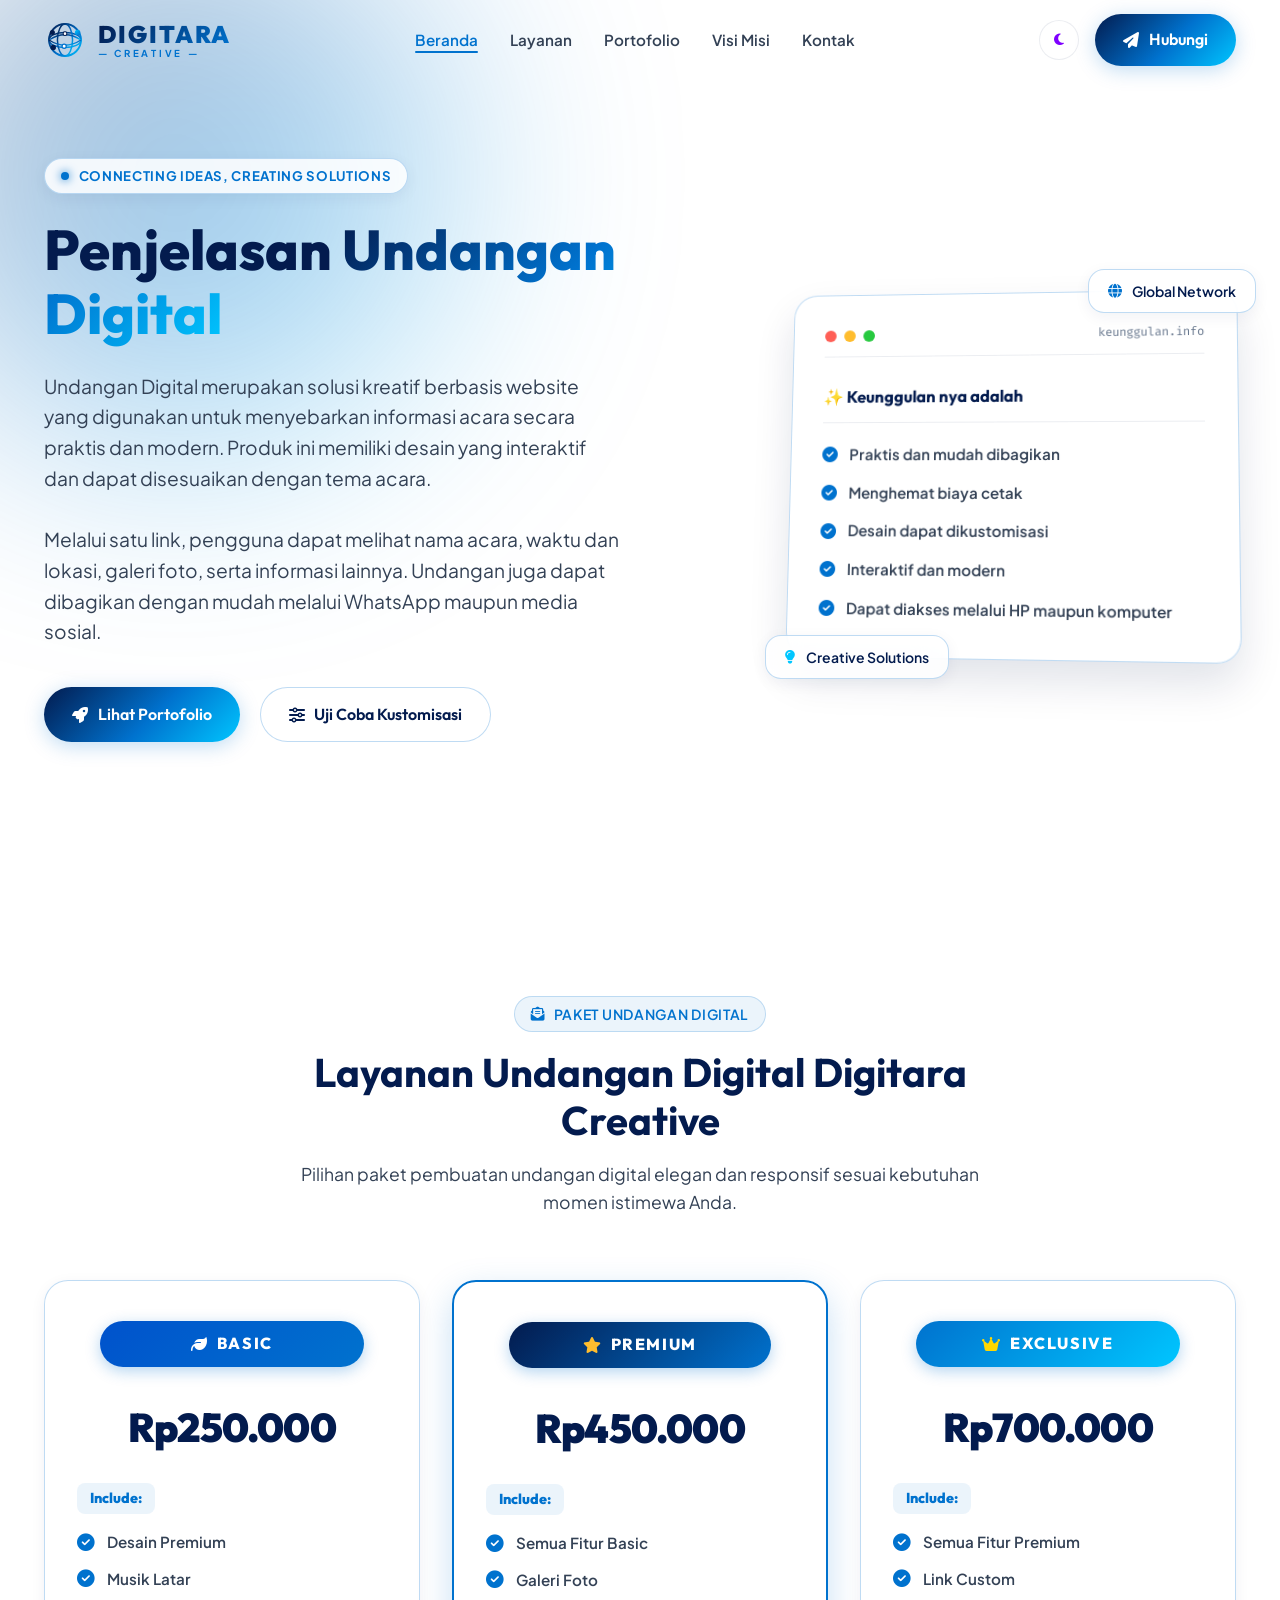
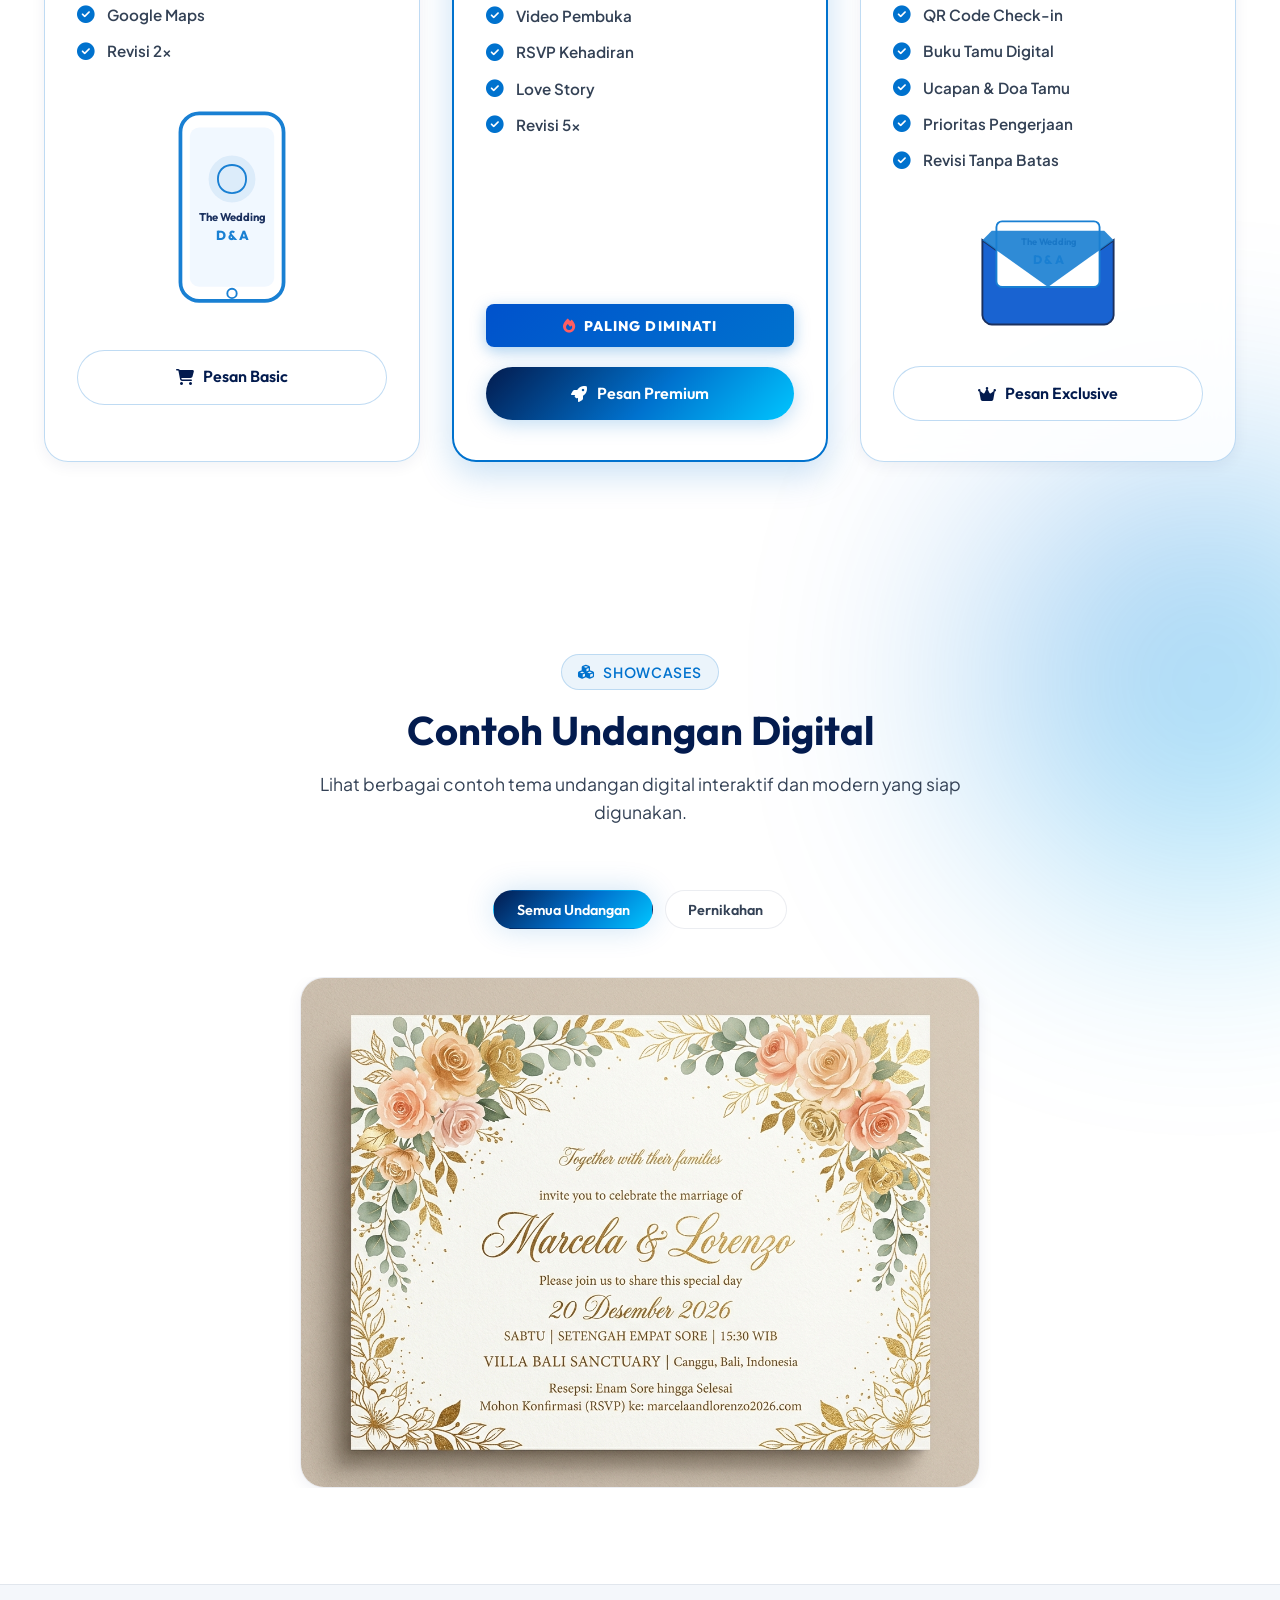
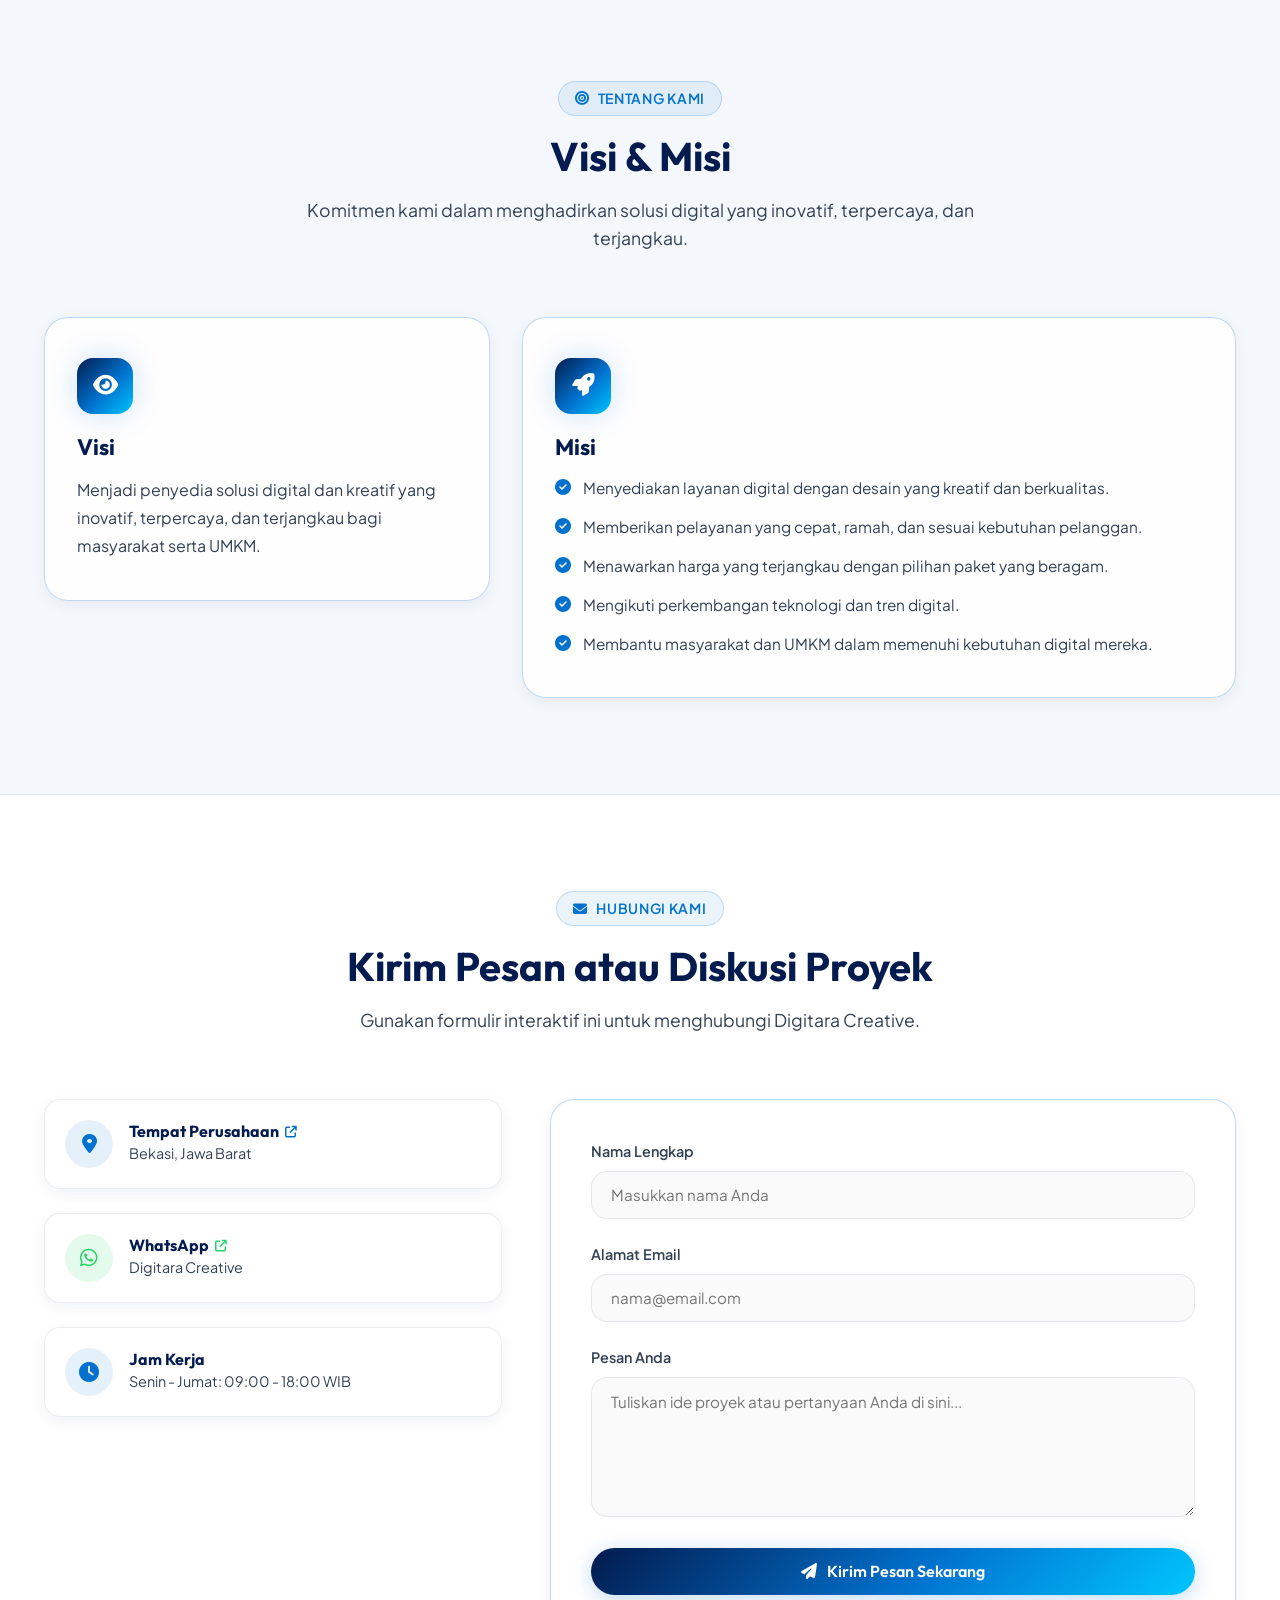
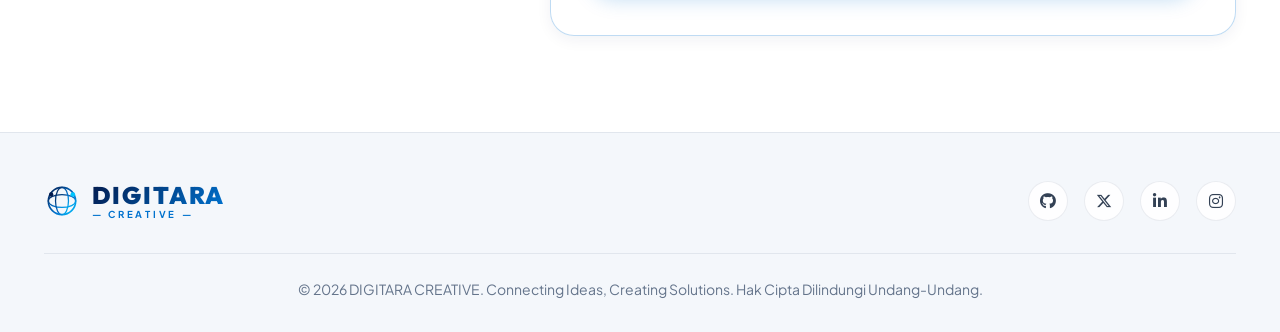
<file: index.html>
<!DOCTYPE html>
<html lang="id" data-theme="light">
<head>
  <meta charset="UTF-8">
  <meta name="viewport" content="width=device-width, initial-scale=1.0">
  <title>Digitara Creative | Connecting Ideas, Creating Solutions</title>
  <meta name="description" content="Digitara Creative - Solusi pengembangan web modern responsif dengan CSS Glassmorphism, Vanilla JS, dan desain UI futuristik.">
  <meta name="keywords" content="Digitara Creative, web development, HTML5, CSS3, Glassmorphism, JavaScript, Portfolio">
  
  <!-- OpenGraph Metadata -->
  <meta property="og:title" content="Digitara Creative | Connecting Ideas, Creating Solutions">
  <meta property="og:description" content="Digitara Creative - Connecting Ideas, Creating Solutions. Solusi web modern dengan Glassmorphism UI.">
  <meta property="og:type" content="website">
  
  <!-- FontAwesome Icons CDN -->
  <link rel="stylesheet" href="https://cdnjs.cloudflare.com/ajax/libs/font-awesome/6.5.1/css/all.min.css">
  
  <!-- Custom Stylesheet -->
  <link rel="stylesheet" href="css/style.css">
</head>
<body>

  <!-- Ambient Glowing Background Orbs -->
  <div class="bg-glow-orb bg-glow-orb-1"></div>
  <div class="bg-glow-orb bg-glow-orb-2"></div>

  <!-- Navigation Bar -->
  <header class="navbar" id="navbar">
    <div class="container nav-container">
      <a href="#hero" class="logo" id="nav-logo">
        <div class="logo-icon-svg">
          <svg width="42" height="42" viewBox="0 0 100 100" fill="none" xmlns="http://www.w3.org/2000/svg">
            <defs>
              <linearGradient id="digitaraGrad" x1="0%" y1="0%" x2="100%" y2="100%">
                <stop offset="0%" stop-color="#031b4e"/>
                <stop offset="60%" stop-color="#0072ce"/>
                <stop offset="100%" stop-color="#00c6ff"/>
              </linearGradient>
              <linearGradient id="nodeGrad" x1="0%" y1="0%" x2="100%" y2="100%">
                <stop offset="0%" stop-color="#00c6ff"/>
                <stop offset="100%" stop-color="#0072ce"/>
              </linearGradient>
            </defs>
            <!-- Outer Globe Rings & Grid -->
            <circle cx="50" cy="50" r="38" stroke="url(#digitaraGrad)" stroke-width="4.5" fill="none"/>
            <ellipse cx="50" cy="50" rx="38" ry="18" stroke="url(#digitaraGrad)" stroke-width="3.5" fill="none"/>
            <ellipse cx="50" cy="50" rx="18" ry="38" stroke="url(#digitaraGrad)" stroke-width="3.5" fill="none"/>
            <path d="M 12 50 Q 50 25 88 50" stroke="url(#digitaraGrad)" stroke-width="3" fill="none"/>
            <path d="M 12 50 Q 50 75 88 50" stroke="url(#digitaraGrad)" stroke-width="3" fill="none"/>
            <!-- Connected Nodes -->
            <circle cx="20" cy="32" r="6" fill="#031b4e"/>
            <circle cx="80" cy="32" r="6.5" fill="url(#nodeGrad)"/>
            <circle cx="22" cy="68" r="6.5" fill="#031b4e"/>
            <circle cx="48" cy="65" r="5" fill="#ffffff" stroke="#0072ce" stroke-width="3"/>
            <circle cx="50" cy="35" r="4.5" fill="#ffffff" stroke="#031b4e" stroke-width="2.5"/>
          </svg>
        </div>
        <div class="logo-text-wrapper">
          <span class="brand-digitara">DIGITARA</span>
          <span class="brand-sub">— CREATIVE —</span>
        </div>
      </a>

      <nav>
        <ul class="nav-links" id="nav-links">
          <li><a href="#hero" class="active">Beranda</a></li>
          <li><a href="#features">Layanan</a></li>
          <li><a href="#portfolio">Portofolio</a></li>
          <li><a href="#visi-misi">Visi Misi</a></li>
          <li><a href="#contact">Kontak</a></li>
        </ul>
      </nav>

      <div class="nav-actions">
        <button class="theme-toggle" id="theme-toggle" aria-label="Toggle Theme">
          <i class="fa-solid fa-moon" id="theme-icon"></i>
        </button>
        <a href="#contact" class="btn btn-primary" id="btn-nav-cta">
          <i class="fa-solid fa-paper-plane"></i> Hubungi
        </a>
        <button class="mobile-menu-btn" id="mobile-menu-btn" aria-label="Open Navigation Menu">
          <i class="fa-solid fa-bars"></i>
        </button>
      </div>
    </div>
  </header>

  <main>
    <!-- Hero Section -->
    <section class="hero" id="hero">
      <div class="container hero-grid">
        <div class="hero-content reveal">
          <div class="hero-badge">
            <span class="badge-pulse"></span>
            <span>CONNECTING IDEAS, CREATING SOLUTIONS</span>
          </div>
          <h1 class="hero-title">
            Penjelasan <span class="gradient-text">Undangan Digital</span>
          </h1>
          <p class="hero-description">
            Undangan Digital merupakan solusi kreatif berbasis website yang digunakan untuk menyebarkan informasi acara secara praktis dan modern. Produk ini memiliki desain yang interaktif dan dapat disesuaikan dengan tema acara.
            <br><br>
            Melalui satu link, pengguna dapat melihat nama acara, waktu dan lokasi, galeri foto, serta informasi lainnya. Undangan juga dapat dibagikan dengan mudah melalui WhatsApp maupun media sosial.
          </p>
          <div class="hero-cta">
            <a href="#portfolio" class="btn btn-primary">
              <i class="fa-solid fa-rocket"></i> Lihat Portofolio
            </a>
            <a href="#playground" class="btn btn-glass">
              <i class="fa-solid fa-sliders"></i> Uji Coba Kustomisasi
            </a>
          </div>

        </div>

        <div class="hero-visual reveal">
          <!-- Keunggulan Card -->
          <div class="glass-card-hero" id="hero-card">
            <div class="code-header">
              <span class="dot dot-red"></span>
              <span class="dot dot-yellow"></span>
              <span class="dot dot-green"></span>
              <span class="code-title">keunggulan.info</span>
            </div>
            <div class="keunggulan-body">
              <p class="keunggulan-title">✨ Keunggulan nya adalah</p>
              <ul class="keunggulan-list">
                <li><i class="fa-solid fa-circle-check"></i> Praktis dan mudah dibagikan</li>
                <li><i class="fa-solid fa-circle-check"></i> Menghemat biaya cetak</li>
                <li><i class="fa-solid fa-circle-check"></i> Desain dapat dikustomisasi</li>
                <li><i class="fa-solid fa-circle-check"></i> Interaktif dan modern</li>
                <li><i class="fa-solid fa-circle-check"></i> Dapat diakses melalui HP maupun komputer</li>
              </ul>
            </div>
          </div>

          <!-- Floating Badges -->
          <div class="floating-badge floating-badge-1">
            <i class="fa-solid fa-globe" style="color: #0072ce;"></i> Global Network
          </div>
          <div class="floating-badge floating-badge-2">
            <i class="fa-solid fa-lightbulb" style="color: #00c6ff;"></i> Creative Solutions
          </div>
        </div>
      </div>
    </section>

    <!-- Digital Invitation Services Section -->
    <section class="features" id="features">
      <div class="container">
        <div class="section-header reveal">
          <span class="section-tag"><i class="fa-solid fa-envelope-open-text"></i> Paket Undangan Digital</span>
          <h2>Layanan Undangan Digital Digitara Creative</h2>
          <p>Pilihan paket pembuatan undangan digital elegan dan responsif sesuai kebutuhan momen istimewa Anda.</p>
        </div>

        <div class="pricing-grid">
          <!-- Package 1: BASIC -->
          <div class="package-card reveal">
            <div class="package-header-badge badge-basic">
              <i class="fa-solid fa-leaf"></i> BASIC
            </div>
            <div class="package-price">Rp250.000</div>
            
            <div class="package-include-box">
              <div class="package-include-label">Include:</div>
              <ul class="package-feature-list">
                <li><i class="fa-solid fa-circle-check"></i> Desain Premium</li>
                <li><i class="fa-solid fa-circle-check"></i> Musik Latar</li>
                <li><i class="fa-solid fa-circle-check"></i> Google Maps</li>
                <li><i class="fa-solid fa-circle-check"></i> Revisi 2x</li>
              </ul>
            </div>

            <!-- Phone Graphic Visual -->
            <div class="package-visual">
              <svg class="phone-mockup-graphic" viewBox="0 0 160 220" fill="none" xmlns="http://www.w3.org/2000/svg">
                <rect x="25" y="10" width="110" height="200" rx="20" stroke="#0072ce" stroke-width="4" fill="#ffffff"/>
                <rect x="35" y="25" width="90" height="170" rx="10" fill="#f0f7ff"/>
                <!-- Flower illustration -->
                <circle cx="80" cy="80" r="25" fill="rgba(0, 114, 206, 0.1)"/>
                <path d="M 65 80 C 65 60 95 60 95 80 C 95 100 65 100 65 80 Z" stroke="#0072ce" stroke-width="2" fill="none"/>
                <text x="80" y="125" text-anchor="middle" fill="#031b4e" font-family="Outfit" font-size="12" font-weight="bold">The Wedding</text>
                <text x="80" y="145" text-anchor="middle" fill="#0072ce" font-family="Outfit" font-size="14" font-weight="800">D & A</text>
                <!-- Home button -->
                <circle cx="80" cy="202" r="5" stroke="#0072ce" stroke-width="2" fill="none"/>
              </svg>
            </div>

            <a href="#contact" class="btn btn-glass package-btn" style="margin-top: 1.5rem;">
              <i class="fa-solid fa-cart-shopping"></i> Pesan Basic
            </a>
          </div>

          <!-- Package 2: PREMIUM (Featured) -->
          <div class="package-card package-card-featured reveal">
            <div class="package-header-badge badge-premium">
              <i class="fa-solid fa-star"></i> PREMIUM
            </div>
            <div class="package-price">Rp450.000</div>
            
            <div class="package-include-box">
              <div class="package-include-label">Include:</div>
              <ul class="package-feature-list">
                <li><i class="fa-solid fa-circle-check"></i> Semua Fitur Basic</li>
                <li><i class="fa-solid fa-circle-check"></i> Galeri Foto</li>
                <li><i class="fa-solid fa-circle-check"></i> Video Pembuka</li>
                <li><i class="fa-solid fa-circle-check"></i> RSVP Kehadiran</li>
                <li><i class="fa-solid fa-circle-check"></i> Love Story</li>
                <li><i class="fa-solid fa-circle-check"></i> Revisi 5x</li>
              </ul>
            </div>

            <div class="featured-ribbon-banner">
              <i class="fa-solid fa-fire"></i> PALING DIMINATI
            </div>

            <a href="#contact" class="btn btn-primary package-btn">
              <i class="fa-solid fa-rocket"></i> Pesan Premium
            </a>
          </div>

          <!-- Package 3: EXCLUSIVE -->
          <div class="package-card reveal">
            <div class="package-header-badge badge-exclusive">
              <i class="fa-solid fa-crown"></i> EXCLUSIVE
            </div>
            <div class="package-price">Rp700.000</div>
            
            <div class="package-include-box">
              <div class="package-include-label">Include:</div>
              <ul class="package-feature-list">
                <li><i class="fa-solid fa-circle-check"></i> Semua Fitur Premium</li>
                <li><i class="fa-solid fa-circle-check"></i> Link Custom</li>
                <li><i class="fa-solid fa-circle-check"></i> QR Code Check-in</li>
                <li><i class="fa-solid fa-circle-check"></i> Buku Tamu Digital</li>
                <li><i class="fa-solid fa-circle-check"></i> Ucapan & Doa Tamu</li>
                <li><i class="fa-solid fa-circle-check"></i> Prioritas Pengerjaan</li>
                <li><i class="fa-solid fa-circle-check"></i> Revisi Tanpa Batas</li>
              </ul>
            </div>

            <!-- Envelope Graphic Visual -->
            <div class="package-visual">
              <svg class="envelope-mockup-graphic" viewBox="0 0 160 130" fill="none" xmlns="http://www.w3.org/2000/svg">
                <!-- Envelope Body -->
                <path d="M 10 30 L 80 80 L 150 30 L 150 110 C 150 115 145 120 140 120 L 20 120 C 15 120 10 115 10 110 Z" fill="#0052cc" stroke="#031b4e" stroke-width="2"/>
                <!-- Card inside -->
                <rect x="25" y="10" width="110" height="70" rx="6" fill="#ffffff" stroke="#0072ce" stroke-width="2"/>
                <text x="80" y="35" text-anchor="middle" fill="#031b4e" font-family="Outfit" font-size="10" font-weight="bold">The Wedding</text>
                <text x="80" y="55" text-anchor="middle" fill="#0072ce" font-family="Outfit" font-size="13" font-weight="800">D & A</text>
                <!-- Envelope Flap -->
                <path d="M 10 30 L 80 80 L 150 30 L 140 20 L 20 20 Z" fill="#0072ce" opacity="0.9"/>
              </svg>
            </div>

            <a href="#contact" class="btn btn-glass package-btn" style="margin-top: 1rem;">
              <i class="fa-solid fa-crown"></i> Pesan Exclusive
            </a>
          </div>
        </div>
      </div>
    </section>

    <!-- Portfolio Section -->
    <section class="portfolio" id="portfolio">
      <div class="container">
        <div class="section-header reveal">
          <span class="section-tag"><i class="fa-solid fa-cubes"></i> Showcases</span>
          <h2>Contoh Undangan Digital</h2>
          <p>Lihat berbagai contoh tema undangan digital interaktif dan modern yang siap digunakan.</p>
        </div>

        <!-- Filter Controls -->
        <div class="portfolio-filter reveal">
          <button class="filter-btn active" data-filter="all">Semua Undangan</button>
          <button class="filter-btn" data-filter="pernikahan">Pernikahan</button>
        </div>

        <!-- Grid Items -->
        <div class="portfolio-grid portfolio-grid-single" id="portfolio-grid">
          <!-- Card: Pernikahan -->
          <a href="invitation.html" class="portfolio-card reveal" data-category="pernikahan" id="wedding-card-link">
            <div class="portfolio-img-wrapper">
              <img src="img/wedding_card_cover.jpg" alt="Undangan Digital Pernikahan Marcela & Lorenzo">
              <div class="portfolio-overlay">
                <span class="btn btn-glass" style="padding: 0.6rem 1.4rem; font-size: 0.95rem;">
                  <i class="fa-solid fa-envelope-open-text"></i>&nbsp; Buka Undangan
                </span>
              </div>
            </div>
          </a>
        </div>
      </div>
    </section>


    <!-- Visi & Misi Section -->
    <section class="playground-section" id="visi-misi">
      <div class="container">
        <div class="section-header reveal">
          <span class="section-tag"><i class="fa-solid fa-bullseye"></i> Tentang Kami</span>
          <h2>Visi &amp; Misi</h2>
          <p>Komitmen kami dalam menghadirkan solusi digital yang inovatif, terpercaya, dan terjangkau.</p>
        </div>

        <div class="visi-misi-grid reveal">
          <!-- Visi -->
          <div class="visi-card">
            <div class="visi-icon">
              <i class="fa-solid fa-eye"></i>
            </div>
            <h3>Visi</h3>
            <p>Menjadi penyedia solusi digital dan kreatif yang inovatif, terpercaya, dan terjangkau bagi masyarakat serta UMKM.</p>
          </div>

          <!-- Misi -->
          <div class="misi-card">
            <div class="visi-icon">
              <i class="fa-solid fa-rocket"></i>
            </div>
            <h3>Misi</h3>
            <ul class="misi-list">
              <li>
                <i class="fa-solid fa-circle-check"></i>
                Menyediakan layanan digital dengan desain yang kreatif dan berkualitas.
              </li>
              <li>
                <i class="fa-solid fa-circle-check"></i>
                Memberikan pelayanan yang cepat, ramah, dan sesuai kebutuhan pelanggan.
              </li>
              <li>
                <i class="fa-solid fa-circle-check"></i>
                Menawarkan harga yang terjangkau dengan pilihan paket yang beragam.
              </li>
              <li>
                <i class="fa-solid fa-circle-check"></i>
                Mengikuti perkembangan teknologi dan tren digital.
              </li>
              <li>
                <i class="fa-solid fa-circle-check"></i>
                Membantu masyarakat dan UMKM dalam memenuhi kebutuhan digital mereka.
              </li>
            </ul>
          </div>
        </div>
      </div>
    </section>


    <!-- Contact Section -->
    <section class="contact" id="contact">
      <div class="container">
        <div class="section-header reveal">
          <span class="section-tag"><i class="fa-solid fa-envelope"></i> Hubungi Kami</span>
          <h2>Kirim Pesan atau Diskusi Proyek</h2>
          <p>Gunakan formulir interaktif ini untuk menghubungi Digitara Creative.</p>
        </div>

        <div class="contact-grid">
          <div class="contact-info reveal">
            <a href="https://maps.app.goo.gl/N9Dx7sng3msmzqtR8" target="_blank" rel="noopener noreferrer" class="info-item info-item-link" title="Buka Lokasi di Google Maps">
              <div class="info-icon">
                <i class="fa-solid fa-location-dot"></i>
              </div>
              <div>
                <h4 style="font-size: 1rem; display: flex; align-items: center; gap: 0.4rem;">
                  Tempat Perusahaan <i class="fa-solid fa-arrow-up-right-from-square" style="font-size: 0.75rem; color: var(--accent-cyan);"></i>
                </h4>
                <p style="color: var(--text-secondary); font-size: 0.9rem;">Bekasi, Jawa Barat</p>
              </div>
            </a>

            <a href="https://wa.me/6285714910758" target="_blank" rel="noopener noreferrer" class="info-item info-item-link" title="Chat via WhatsApp">
              <div class="info-icon" style="background: rgba(37, 211, 102, 0.12); border-color: rgba(37, 211, 102, 0.25); color: #25d366;">
                <i class="fa-brands fa-whatsapp"></i>
              </div>
              <div>
                <h4 style="font-size: 1rem; display: flex; align-items: center; gap: 0.4rem;">
                  WhatsApp <i class="fa-solid fa-arrow-up-right-from-square" style="font-size: 0.75rem; color: #25d366;"></i>
                </h4>
                <p style="color: var(--text-secondary); font-size: 0.9rem;">Digitara Creative</p>
              </div>
            </a>

            <div class="info-item">
              <div class="info-icon">
                <i class="fa-solid fa-clock"></i>
              </div>
              <div>
                <h4 style="font-size: 1rem;">Jam Kerja</h4>
                <p style="color: var(--text-secondary); font-size: 0.9rem;">Senin - Jumat: 09:00 - 18:00 WIB</p>
              </div>
            </div>
          </div>

          <!-- Contact Form -->
          <form class="contact-form reveal" id="contact-form">
            <div class="form-group">
              <label for="contact-name">Nama Lengkap</label>
              <input type="text" id="contact-name" class="form-control" placeholder="Masukkan nama Anda" required>
            </div>

            <div class="form-group">
              <label for="contact-email">Alamat Email</label>
              <input type="email" id="contact-email" class="form-control" placeholder="nama@email.com" required>
            </div>

            <div class="form-group">
              <label for="contact-message">Pesan Anda</label>
              <textarea id="contact-message" class="form-control" placeholder="Tuliskan ide proyek atau pertanyaan Anda di sini..." required></textarea>
            </div>

            <button type="submit" class="btn btn-primary" style="width: 100%;">
              <i class="fa-solid fa-paper-plane"></i> Kirim Pesan Sekarang
            </button>
          </form>
        </div>
      </div>
    </section>
  </main>

  <!-- Toast Notification Container -->
  <div class="toast-container" id="toast-container"></div>

  <!-- Footer -->
  <footer>
    <div class="container">
      <div class="footer-content">
        <a href="#hero" class="logo">
          <div class="logo-icon-svg">
            <svg width="36" height="36" viewBox="0 0 100 100" fill="none" xmlns="http://www.w3.org/2000/svg">
              <circle cx="50" cy="50" r="38" stroke="url(#digitaraGrad)" stroke-width="4.5" fill="none"/>
              <ellipse cx="50" cy="50" rx="38" ry="18" stroke="url(#digitaraGrad)" stroke-width="3.5" fill="none"/>
              <ellipse cx="50" cy="50" rx="18" ry="38" stroke="url(#digitaraGrad)" stroke-width="3.5" fill="none"/>
              <circle cx="20" cy="32" r="6" fill="#031b4e"/>
              <circle cx="80" cy="32" r="6.5" fill="#00c6ff"/>
            </svg>
          </div>
          <div class="logo-text-wrapper">
            <span class="brand-digitara">DIGITARA</span>
            <span class="brand-sub">— CREATIVE —</span>
          </div>
        </a>

        <div class="social-links">
          <a href="#" class="social-icon" aria-label="GitHub"><i class="fa-brands fa-github"></i></a>
          <a href="#" class="social-icon" aria-label="Twitter / X"><i class="fa-brands fa-x-twitter"></i></a>
          <a href="#" class="social-icon" aria-label="LinkedIn"><i class="fa-brands fa-linkedin-in"></i></a>
          <a href="#" class="social-icon" aria-label="Instagram"><i class="fa-brands fa-instagram"></i></a>
        </div>
      </div>

      <div class="footer-bottom">
        <p>&copy; 2026 DIGITARA CREATIVE. Connecting Ideas, Creating Solutions. Hak Cipta Dilindungi Undang-Undang.</p>
      </div>
    </div>
  </footer>

  <!-- Custom JavaScript File -->
  <script src="js/main.js"></script>
</body>
</html>
</file>
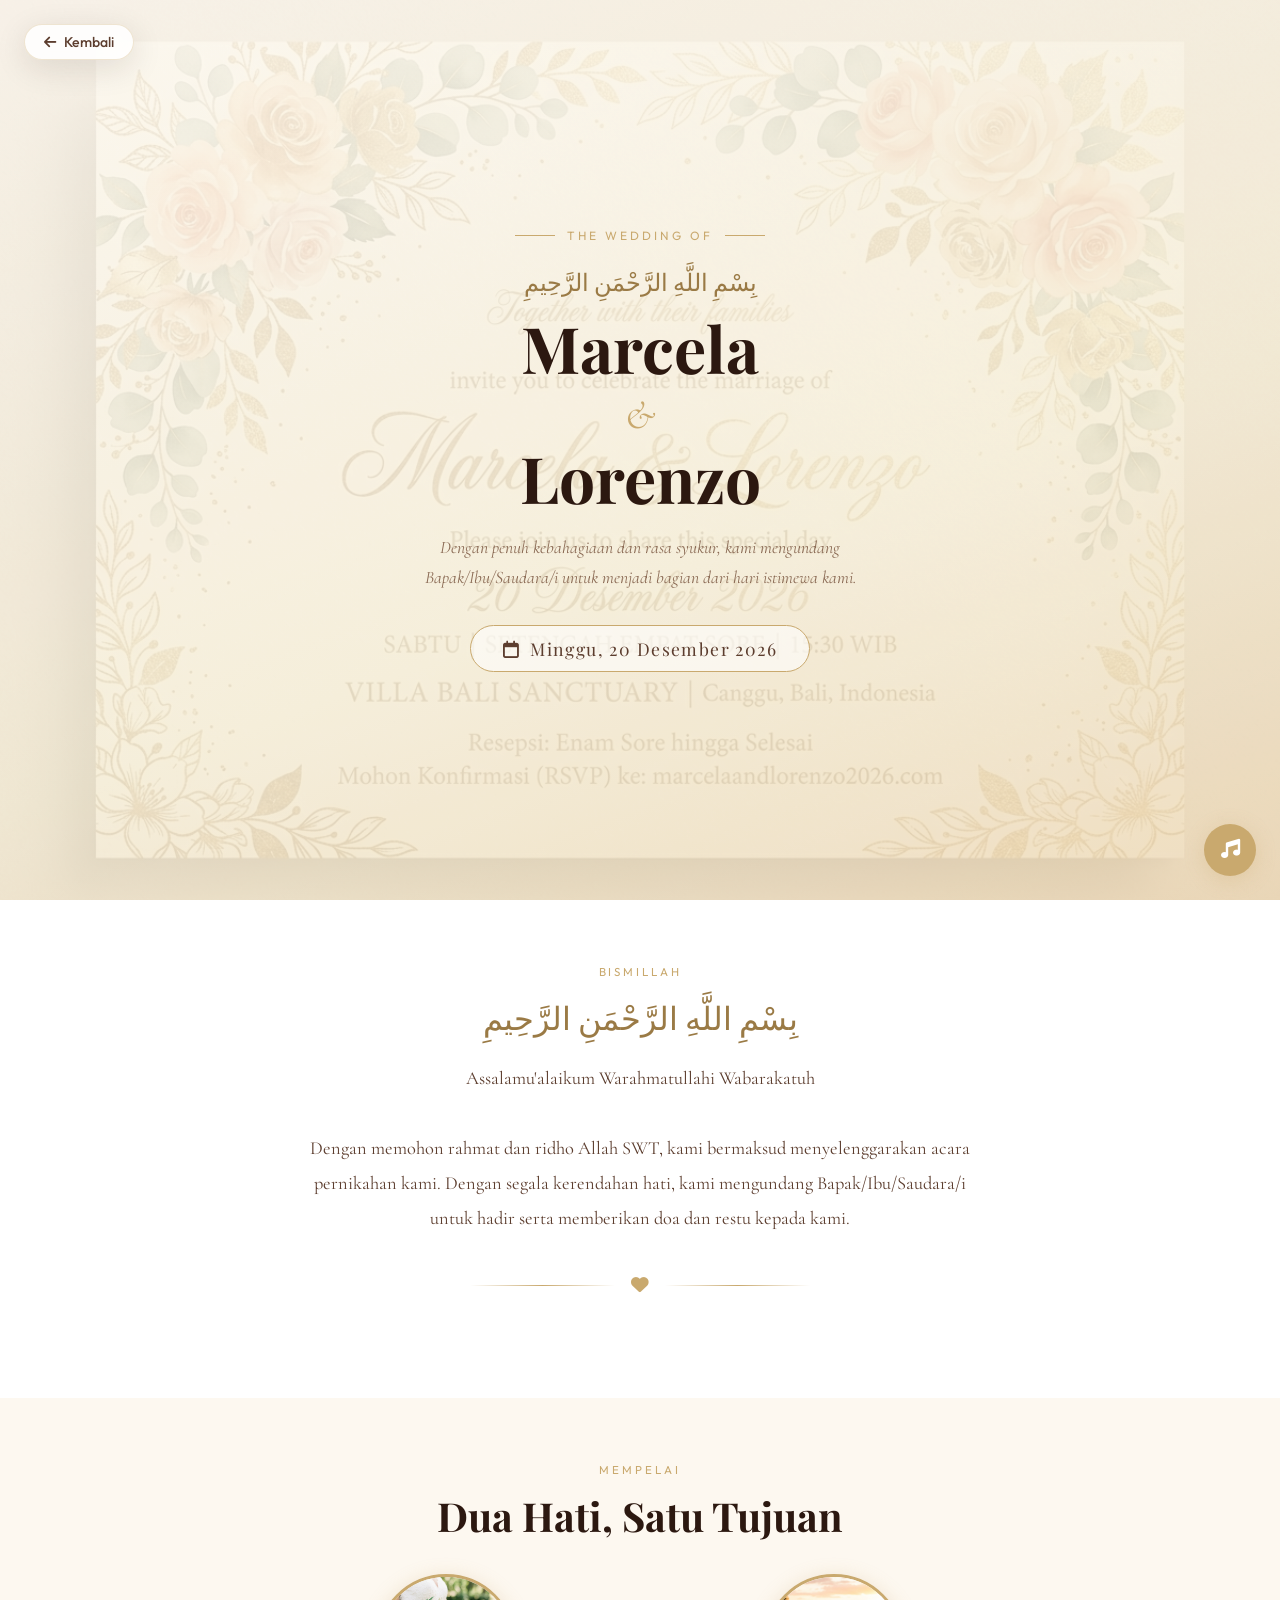
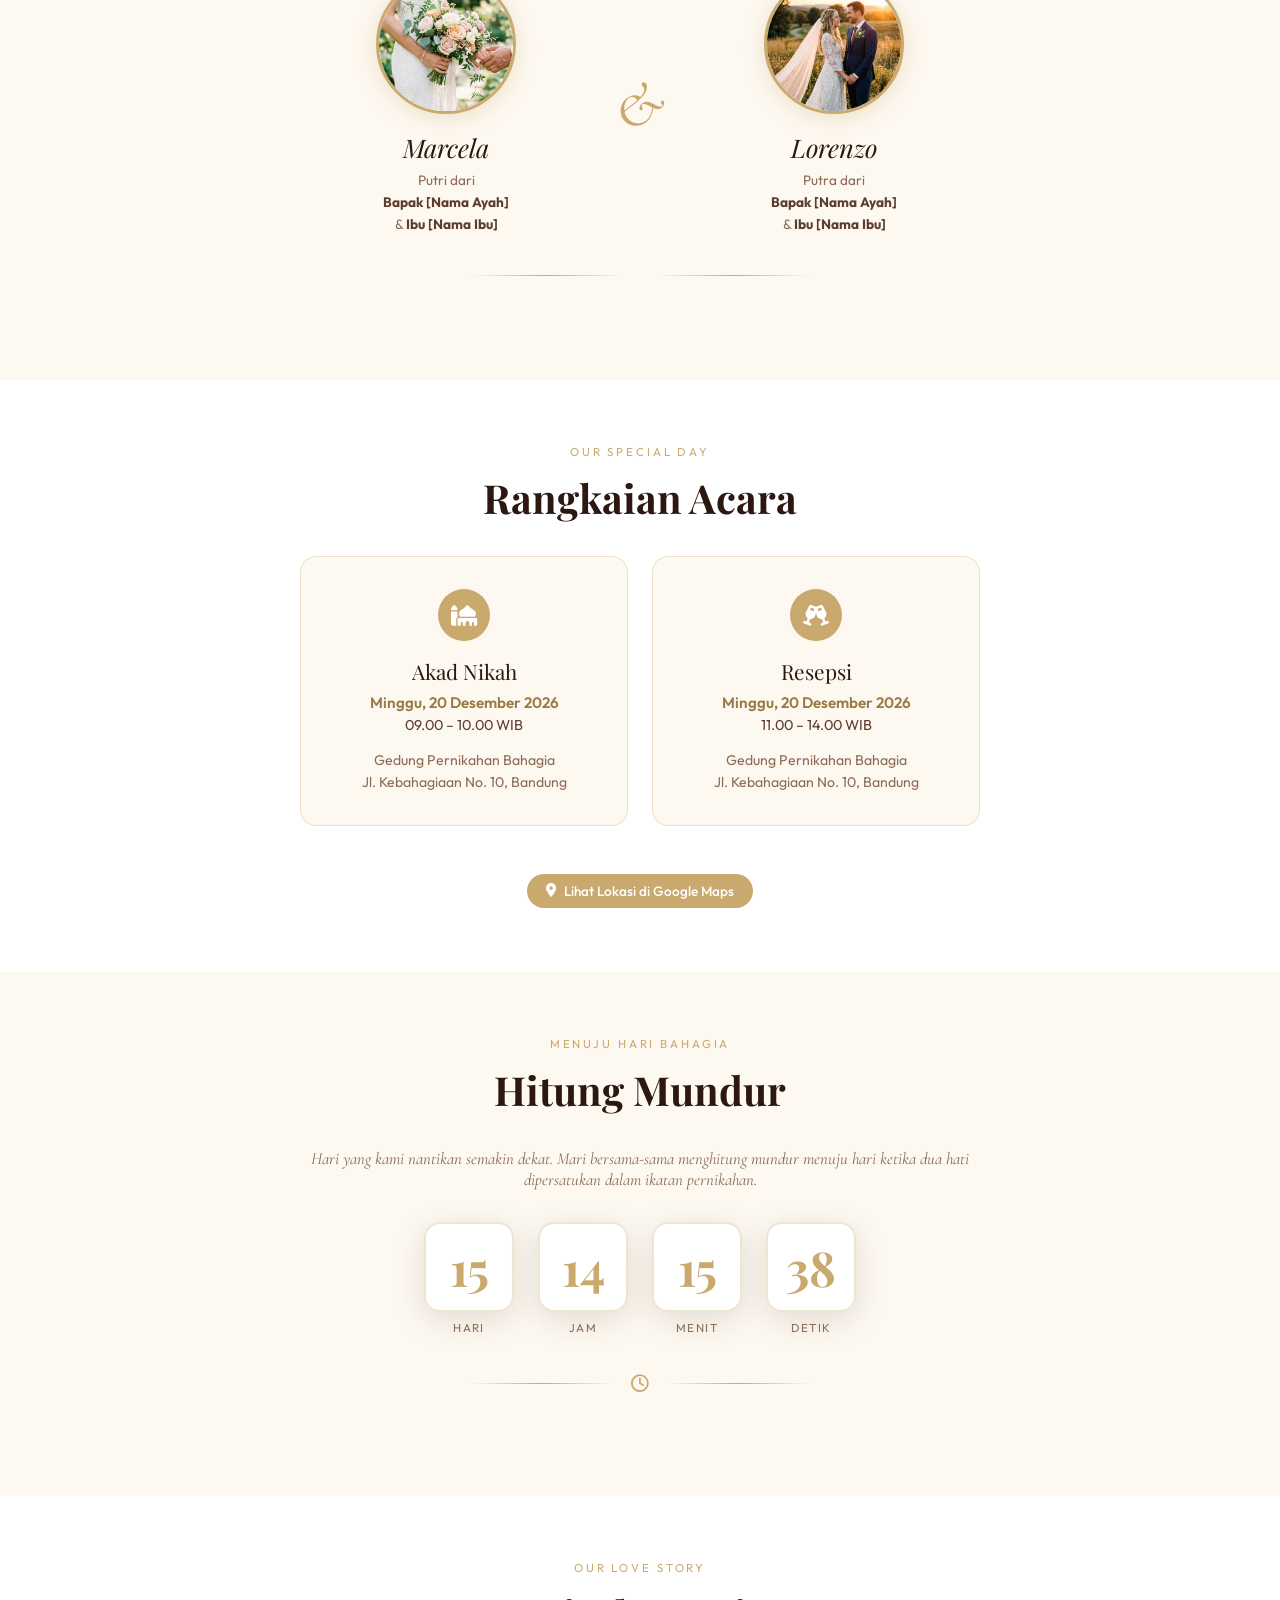
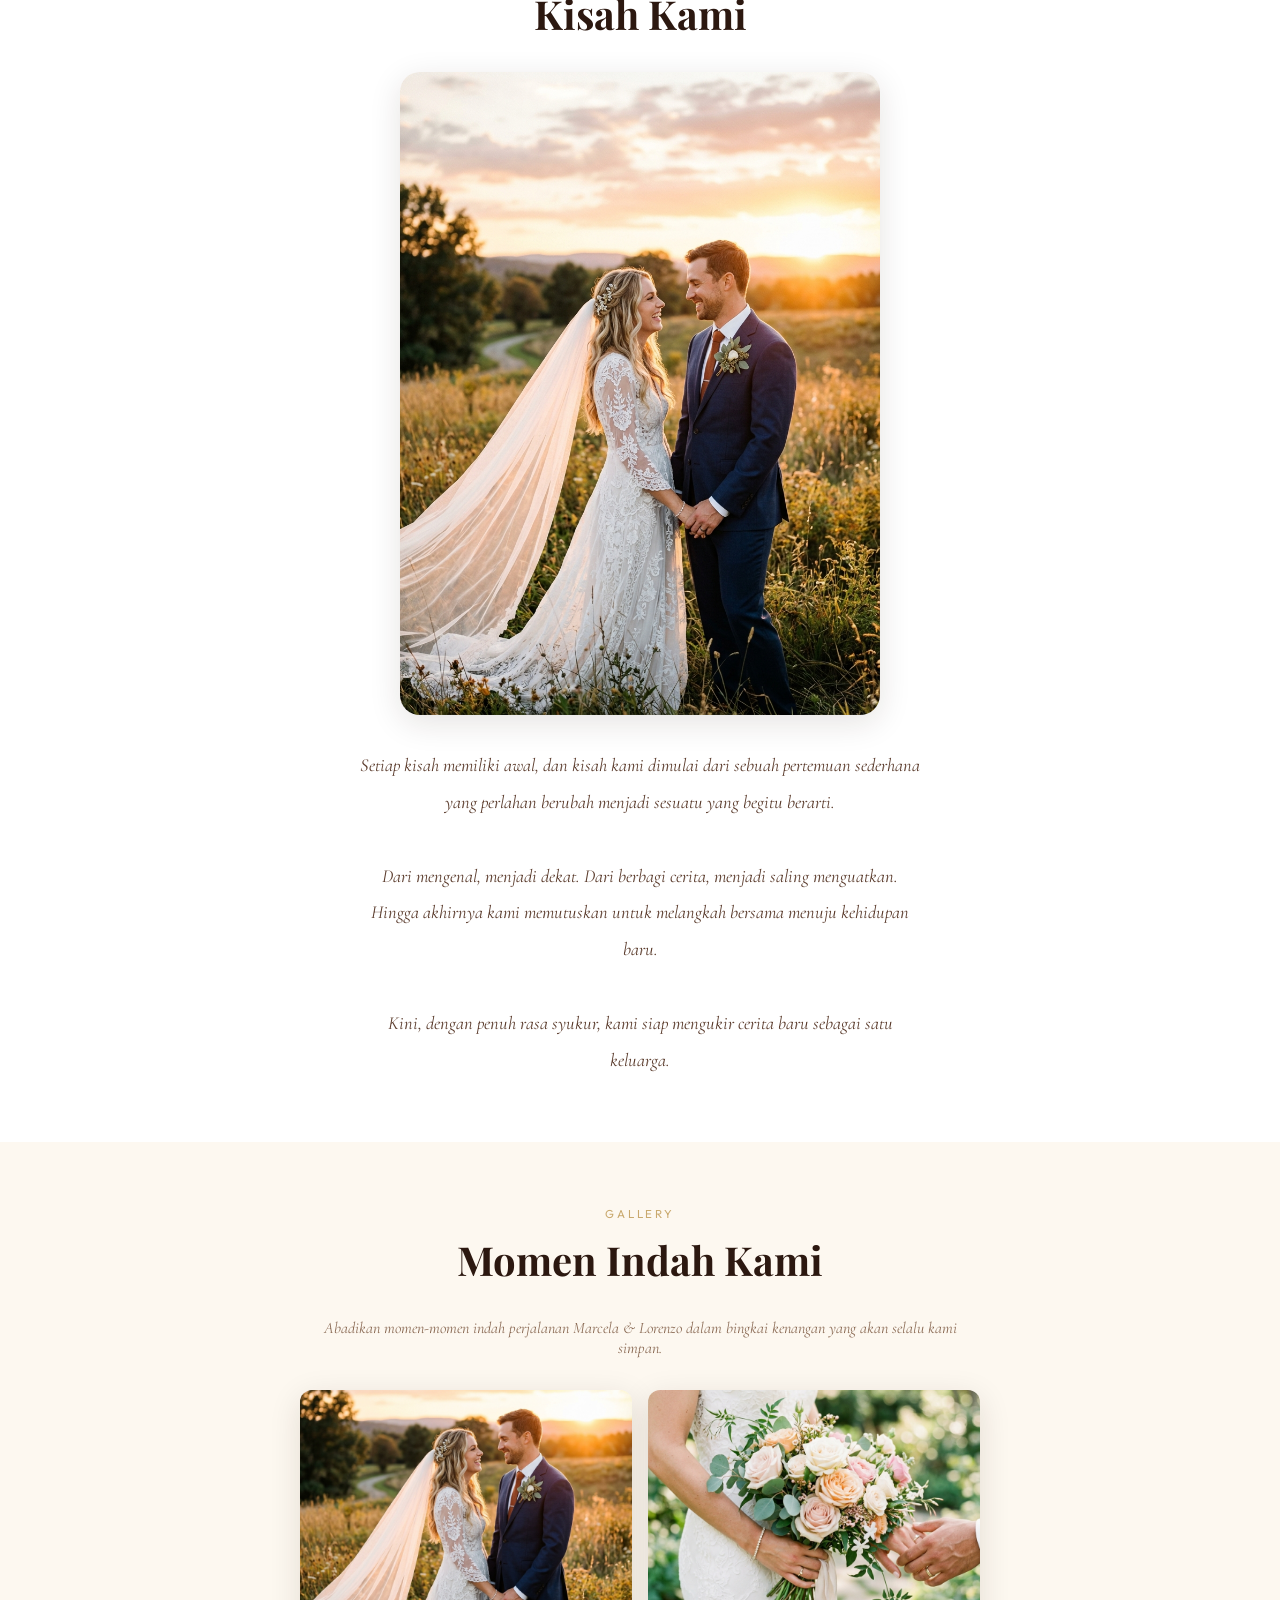
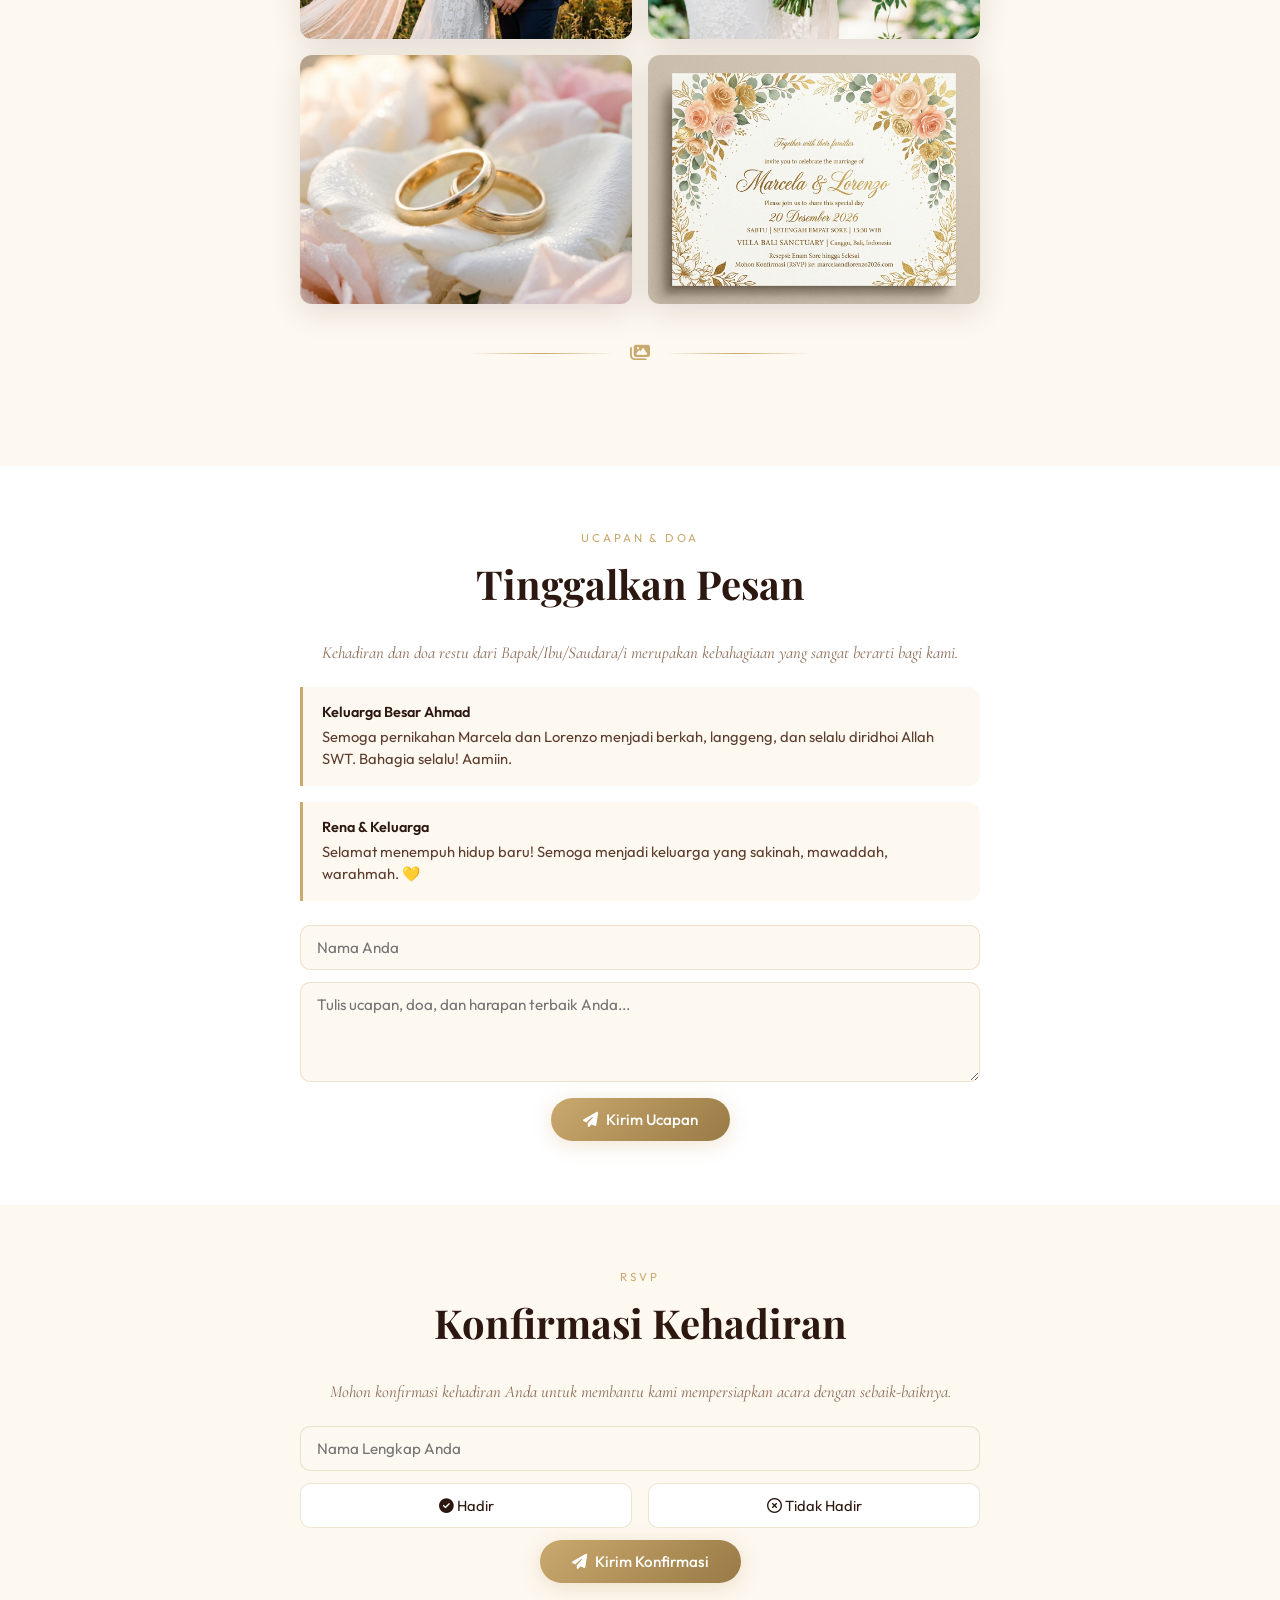
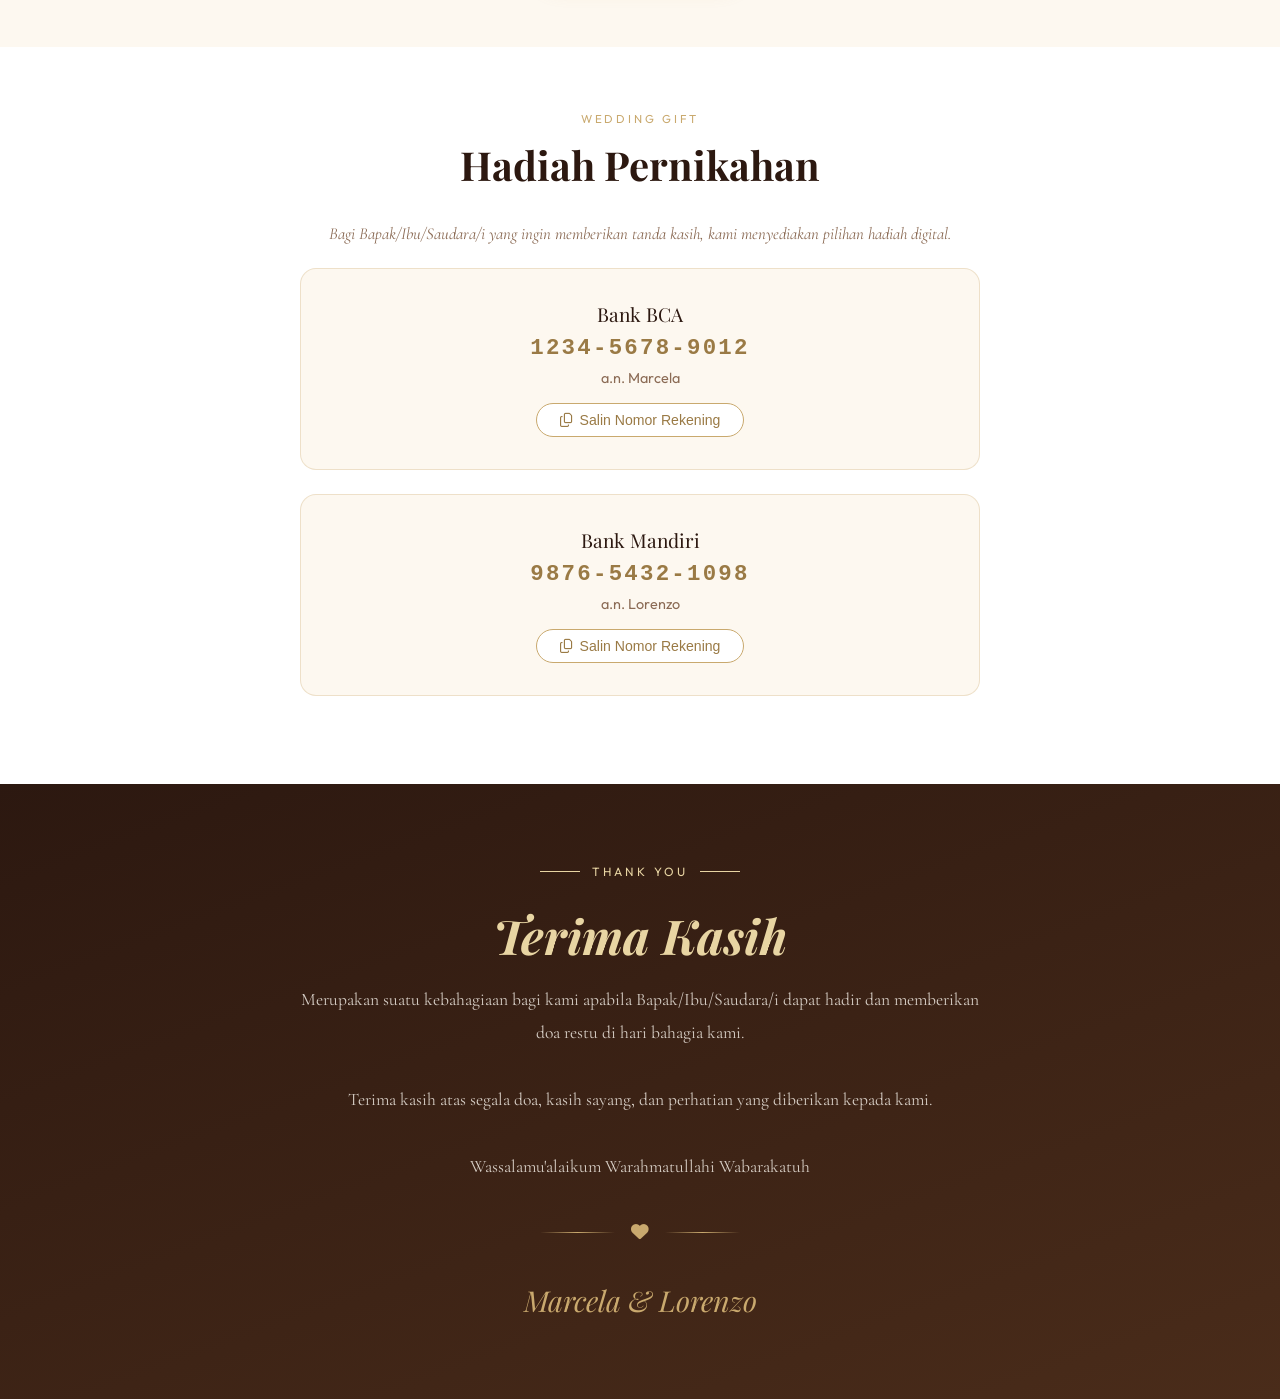
<file: invitation.html>
<!DOCTYPE html>
<html lang="id">
<head>
  <meta charset="UTF-8">
  <meta name="viewport" content="width=device-width, initial-scale=1.0">
  <meta name="description" content="Undangan Pernikahan Digital Marcela dan Lorenzo - 20 Desember 2026">
  <title>Undangan Pernikahan — Marcela &amp; Lorenzo</title>
  <link rel="preconnect" href="https://fonts.googleapis.com">
  <link rel="preconnect" href="https://fonts.gstatic.com" crossorigin>
  <link href="https://fonts.googleapis.com/css2?family=Playfair+Display:ital,wght@0,400;0,600;0,700;1,400;1,600&family=Cormorant+Garamond:ital,wght@0,300;0,400;0,600;1,300;1,400&family=Outfit:wght@300;400;500;600&display=swap" rel="stylesheet">
  <link rel="stylesheet" href="https://cdnjs.cloudflare.com/ajax/libs/font-awesome/6.5.0/css/all.min.css">
  <link rel="stylesheet" href="css/invitation.css">
</head>
<body>

  <!-- Back Button -->
  <a href="index.html" id="back-btn"><i class="fa-solid fa-arrow-left"></i> Kembali</a>

  <!-- Music Toggle Button -->
  <button id="music-btn" title="Musik Pernikahan"><i class="fa-solid fa-music" id="music-icon"></i></button>

  <!-- Toast Notification -->
  <div class="toast" id="toast"></div>

  <!-- ======================== COVER ======================== -->
  <section id="cover">
    <div class="cover-inner reveal">
      <div class="cover-tag">The Wedding of</div>
      <p class="cover-arabic">بِسْمِ اللَّهِ الرَّحْمَنِ الرَّحِيمِ</p>
      <h1 class="cover-title">Marcela</h1>
      <span class="cover-amp">&amp;</span>
      <h1 class="cover-title">Lorenzo</h1>
      <p class="cover-subtitle">
        Dengan penuh kebahagiaan dan rasa syukur, kami mengundang<br>
        Bapak/Ibu/Saudara/i untuk menjadi bagian dari hari istimewa kami.
      </p>
      <span class="cover-date"><i class="fa-regular fa-calendar"></i>&nbsp; Minggu, 20 Desember 2026</span>
    </div>
  </section>

  <!-- ======================== PEMBUKA ======================== -->
  <section id="opening">
    <div class="container reveal">
      <p class="section-label">Bismillah</p>
      <p class="opening-arabic">بِسْمِ اللَّهِ الرَّحْمَنِ الرَّحِيمِ</p>
      <p class="opening-text">
        Assalamu'alaikum Warahmatullahi Wabarakatuh<br><br>
        Dengan memohon rahmat dan ridho Allah SWT, kami bermaksud menyelenggarakan
        acara pernikahan kami. Dengan segala kerendahan hati, kami mengundang
        Bapak/Ibu/Saudara/i untuk hadir serta memberikan doa dan restu kepada kami.
      </p>
      <div class="divider"><i class="fa-solid fa-heart divider-icon"></i></div>
    </div>
  </section>

  <!-- ======================== MEMPELAI ======================== -->
  <section id="couple">
    <div class="container reveal">
      <p class="section-label">Mempelai</p>
      <h2 class="section-title">Dua Hati, Satu Tujuan</h2>
      <div class="couple-grid">
        <div class="couple-card">
          <div class="couple-photo-wrapper">
            <img src="img/couple_photo_2.jpg" alt="Marcela">
          </div>
          <div class="couple-name">Marcela</div>
          <div class="couple-parents">
            Putri dari<br>
            <strong>Bapak [Nama Ayah]</strong><br>
            &amp; <strong>Ibu [Nama Ibu]</strong>
          </div>
        </div>
        <div class="couple-amp-big">&amp;</div>
        <div class="couple-card">
          <div class="couple-photo-wrapper">
            <img src="img/couple_photo_1.jpg" alt="Lorenzo">
          </div>
          <div class="couple-name">Lorenzo</div>
          <div class="couple-parents">
            Putra dari<br>
            <strong>Bapak [Nama Ayah]</strong><br>
            &amp; <strong>Ibu [Nama Ibu]</strong>
          </div>
        </div>
      </div>
      <div class="divider"><i class="fa-solid fa-rings-wedding divider-icon"></i></div>
    </div>
  </section>

  <!-- ======================== ACARA ======================== -->
  <section id="event">
    <div class="container reveal">
      <p class="section-label">Our Special Day</p>
      <h2 class="section-title">Rangkaian Acara</h2>
      <div class="event-grid">
        <div class="event-card">
          <div class="event-icon"><i class="fa-solid fa-mosque"></i></div>
          <div class="event-title">Akad Nikah</div>
          <div class="event-date">Minggu, 20 Desember 2026</div>
          <div class="event-time">09.00 – 10.00 WIB</div>
          <div class="event-venue">
            Gedung Pernikahan Bahagia<br>
            Jl. Kebahagiaan No. 10, Bandung
          </div>
        </div>
        <div class="event-card">
          <div class="event-icon"><i class="fa-solid fa-champagne-glasses"></i></div>
          <div class="event-title">Resepsi</div>
          <div class="event-date">Minggu, 20 Desember 2026</div>
          <div class="event-time">11.00 – 14.00 WIB</div>
          <div class="event-venue">
            Gedung Pernikahan Bahagia<br>
            Jl. Kebahagiaan No. 10, Bandung
          </div>
        </div>
      </div>
      <a href="https://maps.app.goo.gl/N9Dx7sng3msmzqtR8" target="_blank" rel="noopener noreferrer" class="btn-maps">
        <i class="fa-solid fa-location-dot"></i> Lihat Lokasi di Google Maps
      </a>
    </div>
  </section>

  <!-- ======================== COUNTDOWN ======================== -->
  <section id="countdown">
    <div class="container reveal">
      <p class="section-label">Menuju Hari Bahagia</p>
      <h2 class="section-title">Hitung Mundur</h2>
      <p class="countdown-desc">
        Hari yang kami nantikan semakin dekat. Mari bersama-sama menghitung mundur
        menuju hari ketika dua hati dipersatukan dalam ikatan pernikahan.
      </p>
      <div class="countdown-wrapper">
        <div class="countdown-unit">
          <div class="countdown-num" id="cd-days">00</div>
          <div class="countdown-label">Hari</div>
        </div>
        <div class="countdown-unit">
          <div class="countdown-num" id="cd-hours">00</div>
          <div class="countdown-label">Jam</div>
        </div>
        <div class="countdown-unit">
          <div class="countdown-num" id="cd-mins">00</div>
          <div class="countdown-label">Menit</div>
        </div>
        <div class="countdown-unit">
          <div class="countdown-num" id="cd-secs">00</div>
          <div class="countdown-label">Detik</div>
        </div>
      </div>
      <div class="divider"><i class="fa-regular fa-clock divider-icon"></i></div>
    </div>
  </section>

  <!-- ======================== LOVE STORY ======================== -->
  <section id="love-story">
    <div class="container reveal">
      <p class="section-label">Our Love Story</p>
      <h2 class="section-title">Kisah Kami</h2>
      <div class="couple-hero-img">
        <img src="img/couple_photo_1.jpg" alt="Marcela dan Lorenzo">
      </div>
      <p class="love-story-text">
        Setiap kisah memiliki awal, dan kisah kami dimulai dari sebuah pertemuan
        sederhana yang perlahan berubah menjadi sesuatu yang begitu berarti.<br><br>
        Dari mengenal, menjadi dekat. Dari berbagi cerita, menjadi saling menguatkan.
        Hingga akhirnya kami memutuskan untuk melangkah bersama menuju kehidupan baru.<br><br>
        Kini, dengan penuh rasa syukur, kami siap mengukir cerita baru sebagai satu keluarga.
      </p>
    </div>
  </section>

  <!-- ======================== GALERI ======================== -->
  <section id="gallery">
    <div class="container reveal">
      <p class="section-label">Gallery</p>
      <h2 class="section-title">Momen Indah Kami</h2>
      <p style="color:var(--text-light); font-size:1rem; margin-bottom:1.5rem; font-family:var(--font-elegant); font-style:italic;">
        Abadikan momen-momen indah perjalanan Marcela &amp; Lorenzo dalam bingkai kenangan yang akan selalu kami simpan.
      </p>
      <div class="gallery-grid">
        <div class="gallery-item">
          <img src="img/couple_photo_1.jpg" alt="Foto Bersama Marcela dan Lorenzo">
        </div>
        <div class="gallery-item">
          <img src="img/couple_photo_2.jpg" alt="Buket Bunga Pernikahan">
        </div>
        <div class="gallery-item">
          <img src="img/wedding_rings.jpg" alt="Cincin Pernikahan">
        </div>
        <div class="gallery-item">
          <img src="img/wedding_card_cover.jpg" alt="Undangan Pernikahan Marcela dan Lorenzo">
        </div>
      </div>
      <div class="divider"><i class="fa-solid fa-images divider-icon"></i></div>
    </div>
  </section>

  <!-- ======================== UCAPAN ======================== -->
  <section id="ucapan">
    <div class="container reveal">
      <p class="section-label">Ucapan &amp; Doa</p>
      <h2 class="section-title">Tinggalkan Pesan</h2>
      <p style="color:var(--text-light); margin-bottom:1.5rem; font-family:var(--font-elegant); font-style:italic; font-size:1.05rem;">
        Kehadiran dan doa restu dari Bapak/Ibu/Saudara/i merupakan kebahagiaan yang sangat berarti bagi kami.
      </p>
      <div class="message-list" id="message-list">
        <div class="message-item">
          <div class="message-sender">Keluarga Besar Ahmad</div>
          <div class="message-text">Semoga pernikahan Marcela dan Lorenzo menjadi berkah, langgeng, dan selalu diridhoi Allah SWT. Bahagia selalu! Aamiin.</div>
        </div>
        <div class="message-item">
          <div class="message-sender">Rena &amp; Keluarga</div>
          <div class="message-text">Selamat menempuh hidup baru! Semoga menjadi keluarga yang sakinah, mawaddah, warahmah. 💛</div>
        </div>
      </div>
      <form id="ucapan-form" style="text-align:left; margin-top:1.5rem;">
        <input type="text" id="ucapan-nama" placeholder="Nama Anda" required>
        <textarea id="ucapan-pesan" placeholder="Tulis ucapan, doa, dan harapan terbaik Anda..." required></textarea>
        <div style="text-align:center;">
          <button type="submit" class="btn-gold"><i class="fa-solid fa-paper-plane"></i> Kirim Ucapan</button>
        </div>
      </form>
    </div>
  </section>

  <!-- ======================== RSVP ======================== -->
  <section id="rsvp">
    <div class="container reveal">
      <p class="section-label">RSVP</p>
      <h2 class="section-title">Konfirmasi Kehadiran</h2>
      <p style="color:var(--text-light); margin-bottom:1.5rem; font-family:var(--font-elegant); font-style:italic; font-size:1.05rem;">
        Mohon konfirmasi kehadiran Anda untuk membantu kami mempersiapkan acara dengan sebaik-baiknya.
      </p>
      <form id="rsvp-form" style="text-align:left;">
        <input type="text" id="rsvp-nama" placeholder="Nama Lengkap Anda" required>
        <div class="radio-group">
          <label>
            <input type="radio" name="hadir" value="hadir" required>
            <span><i class="fa-solid fa-circle-check"></i> Hadir</span>
          </label>
          <label>
            <input type="radio" name="hadir" value="tidak">
            <span><i class="fa-regular fa-circle-xmark"></i> Tidak Hadir</span>
          </label>
        </div>
        <div style="text-align:center; margin-top:0.75rem;">
          <button type="submit" class="btn-gold"><i class="fa-solid fa-paper-plane"></i> Kirim Konfirmasi</button>
        </div>
      </form>
    </div>
  </section>

  <!-- ======================== HADIAH ======================== -->
  <section id="gift">
    <div class="container reveal">
      <p class="section-label">Wedding Gift</p>
      <h2 class="section-title">Hadiah Pernikahan</h2>
      <p style="color:var(--text-light); margin-bottom:0.5rem; font-family:var(--font-elegant); font-style:italic; font-size:1.05rem;">
        Bagi Bapak/Ibu/Saudara/i yang ingin memberikan tanda kasih, kami menyediakan pilihan hadiah digital.
      </p>
      <div class="gift-card">
        <div class="gift-bank">Bank BCA</div>
        <div class="gift-rekening">1234-5678-9012</div>
        <div class="gift-name">a.n. Marcela</div>
        <button class="btn-copy" onclick="copyText('123456789012','Nomor rekening Marcela berhasil disalin!')">
          <i class="fa-regular fa-copy"></i> Salin Nomor Rekening
        </button>
      </div>
      <div class="gift-card">
        <div class="gift-bank">Bank Mandiri</div>
        <div class="gift-rekening">9876-5432-1098</div>
        <div class="gift-name">a.n. Lorenzo</div>
        <button class="btn-copy" onclick="copyText('987654321098','Nomor rekening Lorenzo berhasil disalin!')">
          <i class="fa-regular fa-copy"></i> Salin Nomor Rekening
        </button>
      </div>
    </div>
  </section>

  <!-- ======================== PENUTUP ======================== -->
  <section id="closing">
    <div class="container reveal">
      <div class="cover-tag">Thank You</div>
      <h2 class="closing-title">Terima Kasih</h2>
      <p class="closing-text">
        Merupakan suatu kebahagiaan bagi kami apabila Bapak/Ibu/Saudara/i dapat hadir
        dan memberikan doa restu di hari bahagia kami.<br><br>
        Terima kasih atas segala doa, kasih sayang, dan perhatian yang diberikan kepada kami.<br><br>
        Wassalamu'alaikum Warahmatullahi Wabarakatuh
      </p>
      <div class="divider" style="max-width:200px;">
        <i class="fa-solid fa-heart divider-icon" style="color:var(--gold);"></i>
      </div>
      <div class="closing-sign">Marcela &amp; Lorenzo</div>
    </div>
  </section>

  <script src="js/invitation.js"></script>
</body>
</html>
</file>
<file: css/style.css>
/* ==========================================================================
   DIGITARA CREATIVE - DESIGN SYSTEM & STYLESHEET
   ========================================================================== */

/* --- Google Fonts Import --- */
@import url('https://fonts.googleapis.com/css2?family=Outfit:wght@300;400;500;600;700;800;900&family=Plus+Jakarta+Sans:wght@300;400;500;600;700&family=Fira+Code:wght@400;500&display=swap');

/* --- CSS Variables & Design Tokens --- */
:root {
  /* Default Color Palette - Digitara Creative (Clean White & Royal Navy Theme) */
  --bg-primary: #ffffff;
  --bg-secondary: #f4f7fb;
  --bg-tertiary: #e6eef8;
  
  --surface-glass: rgba(255, 255, 255, 0.85);
  --surface-glass-hover: rgba(255, 255, 255, 0.98);
  --border-glass: rgba(3, 27, 78, 0.08);
  --border-glass-bright: rgba(0, 114, 206, 0.25);
  
  /* Digitara Accent Colors & Gradients from Logo */
  --accent-cyan: #0072ce;
  --accent-blue: #0099ff;
  --accent-navy: #031b4e;
  --accent-sky: #00c6ff;
  
  --primary-gradient: linear-gradient(135deg, #031b4e 0%, #0072ce 55%, #00c6ff 100%);
  --secondary-gradient: linear-gradient(135deg, #0052cc 0%, #00d2ff 100%);
  --accent-glow: rgba(0, 114, 206, 0.25);
  
  /* Text Colors */
  --text-primary: #031b4e;
  --text-secondary: #334155;
  --text-muted: #64748b;
  
  /* Typography */
  --font-heading: 'Outfit', sans-serif;
  --font-body: 'Plus Jakarta Sans', sans-serif;
  --font-mono: 'Fira Code', monospace;
  
  /* Layout & Spacing */
  --container-max-width: 1240px;
  --header-height: 80px;
  --radius-sm: 8px;
  --radius-md: 16px;
  --radius-lg: 24px;
  --radius-full: 9999px;
  
  /* Shadow & Glow */
  --shadow-sm: 0 4px 15px rgba(3, 27, 78, 0.06);
  --shadow-lg: 0 20px 40px rgba(3, 27, 78, 0.12);
  --shadow-glow: 0 0 30px rgba(0, 114, 206, 0.2);
  
  /* Transitions */
  --transition-fast: 0.2s cubic-bezier(0.4, 0, 0.2, 1);
  --transition-normal: 0.35s cubic-bezier(0.4, 0, 0.2, 1);
  --transition-bounce: 0.5s cubic-bezier(0.68, -0.6, 0.32, 1.6);
}

/* Dark Theme Variant for Digitara Creative */
[data-theme="dark"] {
  --bg-primary: #040d1a;
  --bg-secondary: #0a172a;
  --bg-tertiary: #112240;
  
  --surface-glass: rgba(10, 23, 42, 0.75);
  --surface-glass-hover: rgba(17, 34, 64, 0.9);
  --border-glass: rgba(255, 255, 255, 0.08);
  --border-glass-bright: rgba(0, 198, 255, 0.25);
  
  --text-primary: #f8fafc;
  --text-secondary: #94a3b8;
  --text-muted: #64748b;
  
  --accent-glow: rgba(0, 198, 255, 0.3);
  --shadow-sm: 0 4px 15px rgba(0, 0, 0, 0.4);
  --shadow-lg: 0 20px 40px rgba(0, 0, 0, 0.6);
}

/* --- Global Resets & Base Styles --- */
*, *::before, *::after {
  box-sizing: border-box;
  margin: 0;
  padding: 0;
}

html {
  scroll-behavior: smooth;
  font-size: 16px;
}

body {
  background-color: var(--bg-primary);
  color: var(--text-primary);
  font-family: var(--font-body);
  line-height: 1.6;
  overflow-x: hidden;
  position: relative;
  transition: background-color var(--transition-normal), color var(--transition-normal);
}

/* Background Glowing Orbs */
.bg-glow-orb {
  position: absolute;
  border-radius: 50%;
  filter: blur(120px);
  pointer-events: none;
  z-index: -1;
  opacity: 0.35;
  animation: floatOrb 12s infinite alternate ease-in-out;
}

.bg-glow-orb-1 {
  width: 550px;
  height: 550px;
  background: var(--primary-gradient);
  top: -100px;
  left: -100px;
}

.bg-glow-orb-2 {
  width: 450px;
  height: 450px;
  background: var(--secondary-gradient);
  top: 40%;
  right: -150px;
  animation-delay: -6s;
}

@keyframes floatOrb {
  0% { transform: translate(0, 0) scale(1); }
  100% { transform: translate(50px, 60px) scale(1.15); }
}

/* --- Container & Layout --- */
.container {
  width: 100%;
  max-width: var(--container-max-width);
  margin: 0 auto;
  padding: 0 1.5rem;
}

section {
  padding: 6rem 0;
  position: relative;
}

/* --- Typography Helpers --- */
h1, h2, h3, h4, h5, h6 {
  font-family: var(--font-heading);
  color: var(--text-primary);
  line-height: 1.2;
  font-weight: 700;
}

.gradient-text {
  background: var(--primary-gradient);
  -webkit-background-clip: text;
  -webkit-text-fill-color: transparent;
}

.gradient-text-alt {
  background: var(--secondary-gradient);
  -webkit-background-clip: text;
  -webkit-text-fill-color: transparent;
}

.section-tag {
  display: inline-flex;
  align-items: center;
  gap: 0.5rem;
  padding: 0.35rem 1rem;
  border-radius: var(--radius-full);
  background: rgba(0, 114, 206, 0.08);
  border: 1px solid rgba(0, 114, 206, 0.2);
  color: var(--accent-cyan);
  font-size: 0.875rem;
  font-weight: 600;
  letter-spacing: 0.05em;
  text-transform: uppercase;
  margin-bottom: 1rem;
}

.section-header {
  text-align: center;
  max-width: 680px;
  margin: 0 auto 4rem auto;
}

.section-header h2 {
  font-size: 2.5rem;
  margin-bottom: 1rem;
}

.section-header p {
  color: var(--text-secondary);
  font-size: 1.1rem;
}

/* --- Buttons --- */
.btn {
  display: inline-flex;
  align-items: center;
  justify-content: center;
  gap: 0.6rem;
  padding: 0.85rem 1.75rem;
  font-family: var(--font-heading);
  font-weight: 600;
  font-size: 1rem;
  border-radius: var(--radius-full);
  text-decoration: none;
  cursor: pointer;
  transition: all var(--transition-fast);
  border: none;
  outline: none;
  position: relative;
  overflow: hidden;
  z-index: 1;
}

.btn-primary {
  background: var(--primary-gradient);
  color: #ffffff;
  box-shadow: 0 4px 20px var(--accent-glow);
}

.btn-primary:hover {
  transform: translateY(-2px);
  box-shadow: 0 8px 30px var(--accent-glow);
  color: #ffffff;
}

.btn-glass {
  background: var(--surface-glass);
  border: 1px solid var(--border-glass-bright);
  color: var(--text-primary);
  backdrop-filter: blur(12px);
}

.btn-glass:hover {
  background: var(--surface-glass-hover);
  border-color: var(--accent-cyan);
  color: var(--accent-cyan);
  transform: translateY(-2px);
}

.btn-icon {
  width: 42px;
  height: 42px;
  padding: 0;
  border-radius: 50%;
}

/* --- Header / Navigation --- */
.navbar {
  position: fixed;
  top: 0;
  left: 0;
  right: 0;
  height: var(--header-height);
  z-index: 1000;
  transition: all var(--transition-normal);
}

.navbar.scrolled {
  background: var(--surface-glass);
  backdrop-filter: blur(20px);
  -webkit-backdrop-filter: blur(20px);
  border-bottom: 1px solid var(--border-glass);
  box-shadow: var(--shadow-sm);
}

.nav-container {
  display: flex;
  align-items: center;
  justify-content: space-between;
  height: 100%;
}

/* Digitara Creative Brand Logo Styling */
.logo {
  display: flex;
  align-items: center;
  gap: 0.75rem;
  text-decoration: none;
}

.logo-icon-svg {
  display: flex;
  align-items: center;
  justify-content: center;
  transition: transform var(--transition-fast);
}

.logo:hover .logo-icon-svg {
  transform: rotate(15deg) scale(1.05);
}

.logo-text-wrapper {
  display: flex;
  flex-direction: column;
  line-height: 1;
}

.brand-digitara {
  font-family: var(--font-heading);
  font-size: 1.5rem;
  font-weight: 900;
  letter-spacing: 0.08em;
  color: var(--accent-navy);
  background: linear-gradient(135deg, #031b4e 0%, #0072ce 100%);
  -webkit-background-clip: text;
  -webkit-text-fill-color: transparent;
}

[data-theme="dark"] .brand-digitara {
  background: linear-gradient(135deg, #ffffff 0%, #00c6ff 100%);
  -webkit-background-clip: text;
  -webkit-text-fill-color: transparent;
}

.brand-sub {
  font-size: 0.6rem;
  font-weight: 700;
  letter-spacing: 0.28em;
  color: var(--accent-cyan);
  margin-top: 3px;
}

.nav-links {
  display: flex;
  align-items: center;
  gap: 2rem;
  list-style: none;
}

.nav-links a {
  color: var(--text-secondary);
  text-decoration: none;
  font-weight: 600;
  font-size: 0.95rem;
  transition: color var(--transition-fast);
  position: relative;
}

.nav-links a:hover,
.nav-links a.active {
  color: var(--accent-cyan);
}

.nav-links a::after {
  content: '';
  position: absolute;
  bottom: -4px;
  left: 0;
  width: 0%;
  height: 2px;
  background: var(--accent-cyan);
  transition: width var(--transition-fast);
  border-radius: 2px;
}

.nav-links a:hover::after,
.nav-links a.active::after {
  width: 100%;
}

.nav-actions {
  display: flex;
  align-items: center;
  gap: 1rem;
}

.theme-toggle {
  background: var(--surface-glass);
  border: 1px solid var(--border-glass);
  color: var(--text-primary);
  width: 40px;
  height: 40px;
  border-radius: 50%;
  cursor: pointer;
  display: flex;
  align-items: center;
  justify-content: center;
  transition: all var(--transition-fast);
}

.theme-toggle:hover {
  border-color: var(--accent-cyan);
  color: var(--accent-cyan);
}

.mobile-menu-btn {
  display: none;
  background: none;
  border: none;
  color: var(--text-primary);
  font-size: 1.5rem;
  cursor: pointer;
}

/* --- Hero Section --- */
.hero {
  padding-top: calc(var(--header-height) + 4rem);
  padding-bottom: 6rem;
  min-height: 100vh;
  display: flex;
  align-items: center;
}

.hero-grid {
  display: grid;
  grid-template-columns: 1.2fr 0.8fr;
  gap: 4rem;
  align-items: center;
}

.hero-badge {
  display: inline-flex;
  align-items: center;
  gap: 0.6rem;
  padding: 0.4rem 1rem;
  background: var(--surface-glass);
  border: 1px solid var(--border-glass-bright);
  border-radius: var(--radius-full);
  font-size: 0.825rem;
  font-weight: 700;
  letter-spacing: 0.05em;
  color: var(--accent-cyan);
  margin-bottom: 1.5rem;
  box-shadow: var(--shadow-sm);
}

.badge-pulse {
  width: 8px;
  height: 8px;
  background-color: var(--accent-cyan);
  border-radius: 50%;
  box-shadow: 0 0 10px var(--accent-cyan);
  animation: pulse 2s infinite;
}

@keyframes pulse {
  0% { transform: scale(0.95); box-shadow: 0 0 0 0 rgba(0, 114, 206, 0.7); }
  70% { transform: scale(1); box-shadow: 0 0 0 10px rgba(0, 114, 206, 0); }
  100% { transform: scale(0.95); box-shadow: 0 0 0 0 rgba(0, 114, 206, 0); }
}

.hero-title {
  font-size: 3.5rem;
  font-weight: 800;
  line-height: 1.15;
  margin-bottom: 1.5rem;
}

.hero-description {
  font-size: 1.2rem;
  color: var(--text-secondary);
  margin-bottom: 2.5rem;
  max-width: 580px;
}

.hero-cta {
  display: flex;
  gap: 1.25rem;
  flex-wrap: wrap;
  margin-bottom: 3rem;
}

.hero-stats {
  display: flex;
  gap: 2.5rem;
  padding-top: 2rem;
  border-top: 1px solid var(--border-glass);
}

.stat-item h3 {
  font-size: 2rem;
  color: var(--accent-cyan);
  margin-bottom: 0.2rem;
}

.stat-item p {
  font-size: 0.875rem;
  color: var(--text-muted);
}

/* Glass Card Hero Visual */
.hero-visual {
  position: relative;
}

.glass-card-hero {
  background: var(--surface-glass);
  backdrop-filter: blur(20px);
  -webkit-backdrop-filter: blur(20px);
  border: 1px solid var(--border-glass-bright);
  border-radius: var(--radius-lg);
  padding: 2rem;
  box-shadow: var(--shadow-lg);
  position: relative;
  z-index: 2;
  transform: perspective(1000px) rotateY(-5deg) rotateX(5deg);
  transition: transform var(--transition-normal);
}

.glass-card-hero:hover {
  transform: perspective(1000px) rotateY(0deg) rotateX(0deg);
}

.code-header {
  display: flex;
  align-items: center;
  gap: 0.5rem;
  margin-bottom: 1.5rem;
  padding-bottom: 0.75rem;
  border-bottom: 1px solid var(--border-glass);
}

.dot {
  width: 12px;
  height: 12px;
  border-radius: 50%;
}

.dot-red { background-color: #ff5f56; }
.dot-yellow { background-color: #ffbd2e; }
.dot-green { background-color: #27c93f; }

.code-title {
  margin-left: auto;
  font-family: var(--font-mono);
  font-size: 0.75rem;
  color: var(--text-muted);
}

.code-body {
  font-family: var(--font-mono);
  font-size: 0.9rem;
  line-height: 1.7;
}

.code-keyword { color: #0072ce; font-weight: 600; }
.code-func { color: #031b4e; font-weight: 600; }
.code-str { color: #0099ff; }
.code-num { color: #ffbd2e; }
.code-comment { color: var(--text-muted); font-style: italic; }

[data-theme="dark"] .code-func { color: #00c6ff; }
[data-theme="dark"] .code-keyword { color: #38bdf8; }

/* Floating Tech Badges */
.floating-badge {
  position: absolute;
  padding: 0.6rem 1.2rem;
  background: var(--surface-glass);
  backdrop-filter: blur(16px);
  border: 1px solid var(--border-glass-bright);
  border-radius: var(--radius-md);
  display: flex;
  align-items: center;
  gap: 0.6rem;
  font-weight: 600;
  font-size: 0.875rem;
  box-shadow: var(--shadow-sm);
  z-index: 3;
  animation: float 6s ease-in-out infinite alternate;
}

.floating-badge-1 {
  top: -20px;
  right: -20px;
}

.floating-badge-2 {
  bottom: -20px;
  left: -20px;
  animation-delay: -3s;
}

@keyframes float {
  0% { transform: translateY(0px); }
  100% { transform: translateY(-15px); }
}

/* --- Keunggulan Card (Hero Visual) --- */
.keunggulan-body {
  padding: 0.25rem 0;
}

.keunggulan-title {
  font-family: var(--font-heading);
  font-size: 1.05rem;
  font-weight: 700;
  color: var(--text-primary);
  margin-bottom: 1.25rem;
  padding-bottom: 0.75rem;
  border-bottom: 1px solid var(--border-glass);
}

.keunggulan-list {
  list-style: none;
  display: flex;
  flex-direction: column;
  gap: 0.9rem;
}

.keunggulan-list li {
  display: flex;
  align-items: center;
  gap: 0.75rem;
  font-size: 0.95rem;
  font-weight: 600;
  color: var(--text-secondary);
  transition: color var(--transition-fast);
}

.keunggulan-list li:hover {
  color: var(--accent-cyan);
}

.keunggulan-list li i {
  color: var(--accent-cyan);
  font-size: 1rem;
  flex-shrink: 0;
}

/* --- Digital Invitation Package Cards (Layanan Undangan Digital) --- */
.pricing-grid {
  display: grid;
  grid-template-columns: repeat(auto-fit, minmax(310px, 1fr));
  gap: 2rem;
  align-items: stretch;
}

.package-card {
  background: var(--surface-glass);
  backdrop-filter: blur(16px);
  border: 1px solid var(--border-glass-bright);
  border-radius: var(--radius-lg);
  padding: 2.5rem 2rem;
  display: flex;
  flex-direction: column;
  align-items: center;
  text-align: center;
  position: relative;
  transition: all var(--transition-normal);
  box-shadow: var(--shadow-sm);
}

.package-card:hover {
  transform: translateY(-8px);
  box-shadow: var(--shadow-lg), var(--shadow-glow);
  border-color: var(--accent-cyan);
}

.package-card-featured {
  border: 2.5px solid var(--accent-cyan);
  box-shadow: 0 12px 35px rgba(0, 114, 206, 0.22);
  transform: scale(1.03);
}

.package-card-featured:hover {
  transform: scale(1.05) translateY(-8px);
}

.package-header-badge {
  display: inline-flex;
  align-items: center;
  justify-content: center;
  gap: 0.5rem;
  width: 85%;
  padding: 0.65rem 1.5rem;
  border-radius: var(--radius-full);
  font-family: var(--font-heading);
  font-weight: 800;
  font-size: 1rem;
  letter-spacing: 0.1em;
  color: #ffffff;
  margin-bottom: 1.75rem;
  box-shadow: 0 4px 15px rgba(0, 114, 206, 0.3);
}

.badge-basic {
  background: linear-gradient(135deg, #0052cc 0%, #0072ce 100%);
}

.badge-premium {
  background: linear-gradient(135deg, #031b4e 0%, #0072ce 100%);
}

.badge-premium i {
  color: #ffbd2e;
}

.badge-exclusive {
  background: linear-gradient(135deg, #0072ce 0%, #00c6ff 100%);
}

.badge-exclusive i {
  color: #ffd700;
}

.package-price {
  font-family: var(--font-heading);
  font-size: 2.5rem;
  font-weight: 900;
  color: var(--text-primary);
  margin-bottom: 1.5rem;
  letter-spacing: -0.02em;
}

.package-include-box {
  width: 100%;
  text-align: left;
  margin-bottom: 1.5rem;
}

.package-include-label {
  font-family: var(--font-heading);
  font-weight: 800;
  font-size: 0.9rem;
  color: var(--accent-cyan);
  display: inline-block;
  padding: 0.25rem 0.8rem;
  background: rgba(0, 114, 206, 0.08);
  border-radius: var(--radius-sm);
  margin-bottom: 1rem;
}

.package-feature-list {
  list-style: none;
  display: flex;
  flex-direction: column;
  gap: 0.75rem;
}

.package-feature-list li {
  display: flex;
  align-items: center;
  gap: 0.75rem;
  font-size: 0.95rem;
  font-weight: 600;
  color: var(--text-secondary);
}

.package-feature-list li i {
  color: var(--accent-cyan);
  font-size: 1.1rem;
}

.featured-ribbon-banner {
  width: 100%;
  background: linear-gradient(135deg, #0052cc 0%, #0072ce 100%);
  color: #ffffff;
  padding: 0.65rem 1rem;
  border-radius: var(--radius-sm);
  font-family: var(--font-heading);
  font-weight: 800;
  font-size: 0.875rem;
  letter-spacing: 0.08em;
  margin-top: auto;
  margin-bottom: 1.25rem;
  display: flex;
  align-items: center;
  justify-content: center;
  gap: 0.5rem;
  box-shadow: 0 4px 15px rgba(0, 114, 206, 0.35);
}

.featured-ribbon-banner i {
  color: #ff5e62;
}

.package-btn {
  width: 100%;
}

.package-visual {
  margin: 1rem 0;
  width: 100%;
  display: flex;
  justify-content: center;
}

.phone-mockup-graphic, .envelope-mockup-graphic {
  max-width: 150px;
  opacity: 0.9;
  transition: transform var(--transition-fast);
}

.package-card:hover .phone-mockup-graphic,
.package-card:hover .envelope-mockup-graphic {
  transform: scale(1.05);
}

.feature-card:hover::before {
  opacity: 1;
}

.feature-icon {
  width: 60px;
  height: 60px;
  background: rgba(0, 114, 206, 0.08);
  border: 1px solid rgba(0, 114, 206, 0.2);
  border-radius: var(--radius-md);
  display: flex;
  align-items: center;
  justify-content: center;
  font-size: 1.5rem;
  color: var(--accent-cyan);
  margin-bottom: 1.5rem;
}

.feature-card h3 {
  font-size: 1.35rem;
  margin-bottom: 0.75rem;
}

.feature-card p {
  color: var(--text-secondary);
  font-size: 0.95rem;
}

/* --- Portfolio Showcase Section --- */
.portfolio-filter {
  display: flex;
  justify-content: center;
  gap: 0.75rem;
  flex-wrap: wrap;
  margin-bottom: 3rem;
}

.filter-btn {
  padding: 0.6rem 1.4rem;
  background: var(--surface-glass);
  border: 1px solid var(--border-glass);
  border-radius: var(--radius-full);
  color: var(--text-secondary);
  font-family: var(--font-heading);
  font-weight: 600;
  font-size: 0.9rem;
  cursor: pointer;
  transition: all var(--transition-fast);
}

.filter-btn:hover,
.filter-btn.active {
  background: var(--primary-gradient);
  color: #ffffff;
  border-color: transparent;
  box-shadow: var(--shadow-glow);
}

.portfolio-grid {
  display: grid;
  grid-template-columns: repeat(auto-fit, minmax(280px, 1fr));
  gap: 2rem;
}

.portfolio-grid-single {
  display: flex;
  justify-content: center;
  width: 100%;
  overflow: hidden;
}

.portfolio-grid-single .portfolio-card {
  width: 100%;
  max-width: 680px;
  text-decoration: none;
  display: block;
  color: inherit;
}

.portfolio-card {
  background: var(--surface-glass);
  border: 1px solid var(--border-glass);
  border-radius: var(--radius-lg);
  overflow: hidden;
  transition: all var(--transition-normal);
  box-shadow: var(--shadow-sm);
}

.portfolio-card:hover {
  transform: translateY(-8px);
  border-color: var(--accent-cyan);
  box-shadow: var(--shadow-lg);
}

.portfolio-img-wrapper {
  position: relative;
  width: 100%;
  aspect-ratio: 4 / 3;
  overflow: hidden;
}

.portfolio-img-wrapper img {
  width: 100%;
  height: 100%;
  object-fit: cover;
  transition: transform 0.5s ease;
}

.portfolio-card:hover .portfolio-img-wrapper img {
  transform: scale(1.08);
}

.portfolio-overlay {
  position: absolute;
  inset: 0;
  background: rgba(3, 27, 78, 0.88);
  backdrop-filter: blur(4px);
  display: flex;
  align-items: center;
  justify-content: center;
  gap: 1rem;
  opacity: 0;
  transition: opacity var(--transition-fast);
}

.portfolio-card:hover .portfolio-overlay {
  opacity: 1;
}

.portfolio-content {
  padding: 1.5rem;
}

.portfolio-tags {
  display: flex;
  gap: 0.5rem;
  margin-bottom: 0.75rem;
}

.tag {
  font-size: 0.75rem;
  padding: 0.2rem 0.6rem;
  background: rgba(0, 114, 206, 0.08);
  border-radius: var(--radius-sm);
  color: var(--accent-cyan);
  font-family: var(--font-mono);
  font-weight: 600;
}

.portfolio-content h3 {
  font-size: 1.25rem;
  margin-bottom: 0.5rem;
}

.portfolio-content p {
  color: var(--text-secondary);
  font-size: 0.9rem;
}

/* --- Visi & Misi Section --- */
.playground-section {
  background: var(--bg-secondary);
  border-top: 1px solid var(--border-glass);
  border-bottom: 1px solid var(--border-glass);
}

.visi-misi-grid {
  display: grid;
  grid-template-columns: 1fr 1.6fr;
  gap: 2rem;
  align-items: start;
}

.visi-card,
.misi-card {
  background: var(--surface-glass);
  border: 1px solid var(--border-glass-bright);
  border-radius: var(--radius-lg);
  padding: 2.5rem 2rem;
  box-shadow: var(--shadow-sm);
  transition: all var(--transition-normal);
}

.visi-card:hover,
.misi-card:hover {
  box-shadow: var(--shadow-lg);
  transform: translateY(-4px);
}

.visi-icon {
  width: 56px;
  height: 56px;
  border-radius: 16px;
  background: var(--primary-gradient);
  display: flex;
  align-items: center;
  justify-content: center;
  color: white;
  font-size: 1.4rem;
  margin-bottom: 1.25rem;
  box-shadow: var(--shadow-glow);
}

.visi-card h3,
.misi-card h3 {
  font-size: 1.4rem;
  font-family: var(--font-heading);
  color: var(--text-primary);
  margin-bottom: 1rem;
}

.visi-card p {
  color: var(--text-secondary);
  line-height: 1.75;
  font-size: 1rem;
}

.misi-list {
  list-style: none;
  display: flex;
  flex-direction: column;
  gap: 0.9rem;
}

.misi-list li {
  display: flex;
  align-items: flex-start;
  gap: 0.75rem;
  color: var(--text-secondary);
  font-size: 0.96rem;
  line-height: 1.6;
}

.misi-list li i {
  color: var(--accent-cyan);
  font-size: 1rem;
  flex-shrink: 0;
  margin-top: 0.15rem;
}

@media (max-width: 768px) {
  .visi-misi-grid {
    grid-template-columns: 1fr;
  }
}


.control-panel {
  background: var(--surface-glass);
  border: 1px solid var(--border-glass-bright);
  border-radius: var(--radius-lg);
  padding: 2rem;
  box-shadow: var(--shadow-sm);
}

.control-group {
  margin-bottom: 1.5rem;
}

.control-group label {
  display: block;
  font-weight: 600;
  font-size: 0.9rem;
  margin-bottom: 0.5rem;
}

.color-options {
  display: flex;
  gap: 0.75rem;
}

.color-swatch {
  width: 36px;
  height: 36px;
  border-radius: 50%;
  cursor: pointer;
  border: 2px solid transparent;
  transition: transform var(--transition-fast);
}

.color-swatch:hover {
  transform: scale(1.15);
}

.color-swatch.active {
  border-color: #ffffff;
  box-shadow: 0 0 12px rgba(0, 114, 206, 0.5);
}

.swatch-1 { background: linear-gradient(135deg, #031b4e, #0072ce); }
.swatch-2 { background: linear-gradient(135deg, #0072ce, #00c6ff); }
.swatch-3 { background: linear-gradient(135deg, #7f00ff, #ff007f); }
.swatch-4 { background: linear-gradient(135deg, #00b09b, #96c93d); }

.preview-box {
  background: var(--surface-glass);
  border: 1px solid var(--border-glass-bright);
  border-radius: var(--radius-lg);
  padding: 2rem;
  display: flex;
  flex-direction: column;
  justify-content: center;
  align-items: center;
  text-align: center;
  position: relative;
  box-shadow: var(--shadow-sm);
}

.preview-card-sample {
  padding: 2rem;
  background: rgba(0, 114, 206, 0.03);
  border: 1px solid var(--border-glass);
  border-radius: var(--radius-md);
  width: 100%;
}

/* --- Contact Section --- */
.contact-grid {
  display: grid;
  grid-template-columns: 0.8fr 1.2fr;
  gap: 3rem;
}

.contact-info {
  display: flex;
  flex-direction: column;
  gap: 1.5rem;
}

.info-item {
  display: flex;
  align-items: center;
  gap: 1rem;
  padding: 1.25rem;
  background: var(--surface-glass);
  border: 1px solid var(--border-glass);
  border-radius: var(--radius-md);
  box-shadow: var(--shadow-sm);
}

/* Clickable location link style */
a.info-item-link {
  text-decoration: none;
  color: inherit;
  transition: all var(--transition-fast);
  cursor: pointer;
}

a.info-item-link:hover {
  border-color: var(--accent-cyan);
  box-shadow: var(--shadow-sm), 0 0 12px var(--accent-glow);
  transform: translateX(4px);
}

a.info-item-link:hover .info-icon {
  background: rgba(0, 114, 206, 0.18);
  color: var(--accent-cyan);
}

a.info-item-link h4 {
  color: var(--text-primary);
  transition: color var(--transition-fast);
}

a.info-item-link:hover h4 {
  color: var(--accent-cyan);
}

.info-icon {
  width: 48px;
  height: 48px;
  border-radius: 50%;
  background: rgba(0, 114, 206, 0.1);
  color: var(--accent-cyan);
  display: flex;
  align-items: center;
  justify-content: center;
  font-size: 1.25rem;
}

.contact-form {
  background: var(--surface-glass);
  backdrop-filter: blur(16px);
  border: 1px solid var(--border-glass-bright);
  border-radius: var(--radius-lg);
  padding: 2.5rem;
  box-shadow: var(--shadow-sm);
}

.form-group {
  margin-bottom: 1.5rem;
}

.form-group label {
  display: block;
  font-size: 0.9rem;
  font-weight: 600;
  margin-bottom: 0.5rem;
  color: var(--text-secondary);
}

.form-control {
  width: 100%;
  padding: 0.85rem 1.2rem;
  background: rgba(3, 27, 78, 0.02);
  border: 1px solid var(--border-glass);
  border-radius: var(--radius-md);
  color: var(--text-primary);
  font-family: var(--font-body);
  font-size: 0.95rem;
  outline: none;
  transition: all var(--transition-fast);
}

.form-control:focus {
  border-color: var(--accent-cyan);
  background: rgba(0, 114, 206, 0.03);
  box-shadow: 0 0 15px rgba(0, 114, 206, 0.15);
}

textarea.form-control {
  resize: vertical;
  min-height: 140px;
}

/* --- Toast Notification System --- */
.toast-container {
  position: fixed;
  bottom: 2rem;
  right: 2rem;
  z-index: 2000;
  display: flex;
  flex-direction: column;
  gap: 0.75rem;
}

.toast {
  padding: 1rem 1.5rem;
  background: var(--surface-glass);
  backdrop-filter: blur(20px);
  border: 1px solid var(--accent-cyan);
  border-radius: var(--radius-md);
  color: var(--text-primary);
  box-shadow: var(--shadow-lg);
  display: flex;
  align-items: center;
  gap: 0.75rem;
  transform: translateX(120%);
  transition: transform var(--transition-bounce);
}

.toast.show {
  transform: translateX(0);
}

.toast-icon {
  color: var(--accent-cyan);
  font-size: 1.2rem;
}

/* --- Footer --- */
footer {
  padding: 3rem 0 2rem;
  border-top: 1px solid var(--border-glass);
  background: var(--bg-secondary);
}

.footer-content {
  display: flex;
  justify-content: space-between;
  align-items: center;
  flex-wrap: wrap;
  gap: 1.5rem;
  margin-bottom: 2rem;
}

.social-links {
  display: flex;
  gap: 1rem;
}

.social-icon {
  width: 40px;
  height: 40px;
  border-radius: 50%;
  background: var(--surface-glass);
  border: 1px solid var(--border-glass);
  color: var(--text-secondary);
  display: flex;
  align-items: center;
  justify-content: center;
  text-decoration: none;
  transition: all var(--transition-fast);
}

.social-icon:hover {
  border-color: var(--accent-cyan);
  color: var(--accent-cyan);
  transform: translateY(-3px);
}

.footer-bottom {
  text-align: center;
  color: var(--text-muted);
  font-size: 0.875rem;
  padding-top: 1.5rem;
  border-top: 1px solid var(--border-glass);
}

/* --- Scroll Reveal Animations --- */
.reveal {
  opacity: 0;
  transform: translateY(30px);
  transition: opacity 0.8s ease, transform 0.8s ease;
}

.reveal.active {
  opacity: 1;
  transform: translateY(0);
}

/* --- Responsive Media Queries --- */
@media (max-width: 992px) {
  .hero-grid,
  .playground-grid,
  .contact-grid {
    grid-template-columns: 1fr;
    gap: 3rem;
  }

  .hero-title {
    font-size: 2.75rem;
  }

  .glass-card-hero {
    transform: none;
  }
}

@media (max-width: 768px) {
  .nav-links {
    position: fixed;
    top: var(--header-height);
    left: 0;
    right: 0;
    background: var(--bg-secondary);
    border-bottom: 1px solid var(--border-glass);
    padding: 2rem;
    flex-direction: column;
    gap: 1.5rem;
    transform: translateY(-150%);
    transition: transform var(--transition-normal);
  }

  .nav-links.open {
    transform: translateY(0);
  }

  .mobile-menu-btn {
    display: block;
  }

  .hero-title {
    font-size: 2.25rem;
  }

  .hero-stats {
    flex-wrap: wrap;
    gap: 1.5rem;
  }
}
</file>
<file: css/invitation.css>
*, *::before, *::after { box-sizing: border-box; margin: 0; padding: 0; }
:root {
  --gold: #C9A96E; --gold-light: #E8D5A3; --gold-dark: #9A7A45;
  --cream: #FDF8F0; --cream-dark: #F5EDD8;
  --text-dark: #2C1810; --text-mid: #5C3D2E; --text-light: #8B6B55;
  --white: #FFFFFF; --border: rgba(201,169,110,0.3);
  --shadow: 0 8px 32px rgba(44,24,16,0.12); --shadow-gold: 0 4px 20px rgba(201,169,110,0.3);
  --font-serif: "Playfair Display", Georgia, serif;
  --font-elegant: "Cormorant Garamond", Georgia, serif;
  --font-body: "Outfit", sans-serif;
  --tr: 0.4s ease;
}
html { scroll-behavior: smooth; }
body { font-family: var(--font-body); background: var(--cream); color: var(--text-dark); overflow-x: hidden; }
#music-btn { position: fixed; bottom: 1.5rem; right: 1.5rem; z-index: 999; width: 52px; height: 52px; border-radius: 50%; background: var(--gold); border: none; cursor: pointer; display: flex; align-items: center; justify-content: center; color: white; font-size: 1.2rem; box-shadow: var(--shadow-gold); transition: var(--tr); }
#music-btn:hover { background: var(--gold-dark); transform: scale(1.1); }
#back-btn { position: fixed; top: 1.5rem; left: 1.5rem; z-index: 999; padding: 0.5rem 1.2rem; border-radius: 99px; background: rgba(255,255,255,0.85); backdrop-filter: blur(10px); border: 1px solid var(--border); cursor: pointer; display: flex; align-items: center; gap: 0.5rem; color: var(--text-mid); font-family: var(--font-body); font-size: 0.88rem; font-weight: 500; text-decoration: none; box-shadow: var(--shadow); transition: var(--tr); }
#back-btn:hover { background: var(--gold); color: white; }
.divider { display: flex; align-items: center; gap: 1rem; margin: 2.5rem auto; max-width: 340px; }
.divider::before, .divider::after { content: ''; flex: 1; height: 1px; background: linear-gradient(90deg, transparent, var(--gold), transparent); }
.divider-icon { color: var(--gold); font-size: 1.1rem; }
section { padding: 4rem 1.5rem; text-align: center; }
.container { max-width: 680px; margin: 0 auto; }
#cover { min-height: 100vh; background: linear-gradient(160deg,#FDF8F0 0%,#F5EDD8 60%,#EDD9B8 100%); display: flex; flex-direction: column; align-items: center; justify-content: center; padding: 3rem 1.5rem; position: relative; overflow: hidden; }
#cover::before { content: ''; position: absolute; inset: 0; background: url(../img/wedding_card_cover.jpg) center/cover no-repeat; opacity: 0.12; }
.cover-inner { position: relative; z-index: 1; }
.cover-tag { font-family: var(--font-body); font-size: 0.75rem; letter-spacing: 0.25em; text-transform: uppercase; color: var(--gold); margin-bottom: 1.5rem; display: flex; align-items: center; gap: 0.75rem; justify-content: center; }
.cover-tag::before, .cover-tag::after { content: ''; width: 40px; height: 1px; background: var(--gold); }
.cover-arabic { font-size: 1.5rem; color: var(--gold-dark); margin-bottom: 1rem; direction: rtl; }
.cover-title { font-family: var(--font-serif); font-size: clamp(2.5rem,8vw,4rem); font-weight: 700; color: var(--text-dark); line-height: 1.1; margin-bottom: 0.5rem; }
.cover-amp { font-family: var(--font-elegant); font-style: italic; font-size: clamp(1.8rem,5vw,2.5rem); color: var(--gold); display: block; margin: 0.25rem 0; }
.cover-subtitle { font-family: var(--font-elegant); font-size: 1.1rem; font-style: italic; color: var(--text-light); margin: 1.2rem 0 2rem; line-height: 1.7; }
.cover-date { font-family: var(--font-serif); font-size: 1.1rem; color: var(--text-mid); letter-spacing: 0.08em; padding: 0.7rem 2rem; border: 1px solid var(--gold); border-radius: 99px; display: inline-block; background: rgba(255,255,255,0.6); }
#opening { background: var(--white); }
.opening-text { font-family: var(--font-elegant); font-size: 1.15rem; color: var(--text-mid); line-height: 1.9; }
.opening-arabic { font-size: 2rem; color: var(--gold-dark); margin-bottom: 1rem; direction: rtl; line-height: 1.7; }
.section-label { font-family: var(--font-body); font-size: 0.72rem; letter-spacing: 0.25em; text-transform: uppercase; color: var(--gold); margin-bottom: 0.75rem; }
.section-title { font-family: var(--font-serif); font-size: clamp(1.8rem,5vw,2.5rem); color: var(--text-dark); margin-bottom: 2rem; }
#couple { background: var(--cream); }
.couple-grid { display: grid; grid-template-columns: 1fr auto 1fr; align-items: center; gap: 1.5rem; margin: 2rem 0; }
.couple-card { text-align: center; }
.couple-photo-wrapper { width: 140px; height: 140px; border-radius: 50%; overflow: hidden; margin: 0 auto 1rem; border: 3px solid var(--gold); box-shadow: var(--shadow-gold); }
.couple-photo-wrapper img { width: 100%; height: 100%; object-fit: cover; }
.couple-name { font-family: var(--font-serif); font-size: 1.6rem; font-style: italic; color: var(--text-dark); margin-bottom: 0.4rem; }
.couple-parents { font-size: 0.85rem; color: var(--text-light); line-height: 1.6; }
.couple-parents strong { color: var(--text-mid); }
.couple-amp-big { font-family: var(--font-elegant); font-size: 4rem; font-style: italic; color: var(--gold); line-height: 1; }
#event { background: var(--white); }
.event-grid { display: grid; grid-template-columns: 1fr 1fr; gap: 1.5rem; margin: 2rem 0; }
.event-card { border: 1px solid var(--border); border-radius: 16px; padding: 2rem 1.5rem; background: var(--cream); }
.event-icon { width: 52px; height: 52px; border-radius: 50%; background: var(--gold); color: white; display: flex; align-items: center; justify-content: center; font-size: 1.3rem; margin: 0 auto 1rem; }
.event-title { font-family: var(--font-serif); font-size: 1.3rem; color: var(--text-dark); margin-bottom: 0.5rem; }
.event-date { color: var(--gold-dark); font-weight: 600; font-size: 0.95rem; }
.event-time { color: var(--text-mid); font-size: 0.9rem; margin: 0.25rem 0 1rem; }
.event-venue { color: var(--text-light); font-size: 0.88rem; line-height: 1.5; }
.btn-maps { display: inline-flex; align-items: center; gap: 0.5rem; margin-top: 1rem; padding: 0.5rem 1.2rem; background: var(--gold); color: white; border-radius: 99px; text-decoration: none; font-size: 0.85rem; font-weight: 500; transition: var(--tr); }
.btn-maps:hover { background: var(--gold-dark); transform: translateY(-2px); }
#countdown { background: var(--cream); }
.countdown-desc { font-family: var(--font-elegant); font-style: italic; color: var(--text-light); font-size: 1.05rem; margin-bottom: 1.5rem; }
.countdown-wrapper { display: flex; justify-content: center; gap: 1.5rem; flex-wrap: wrap; margin: 2rem 0; }
.countdown-unit { display: flex; flex-direction: column; align-items: center; min-width: 80px; }
.countdown-num { font-family: var(--font-serif); font-size: 3rem; font-weight: 700; color: var(--gold); line-height: 1; width: 90px; height: 90px; display: flex; align-items: center; justify-content: center; background: white; border: 2px solid var(--border); border-radius: 16px; box-shadow: var(--shadow); }
.countdown-label { font-size: 0.72rem; letter-spacing: 0.12em; text-transform: uppercase; color: var(--text-light); margin-top: 0.5rem; }
#love-story { background: var(--white); }
.love-story-text { font-family: var(--font-elegant); font-size: 1.15rem; font-style: italic; color: var(--text-mid); line-height: 2; max-width: 560px; margin: 0 auto; }
.couple-hero-img { width: 100%; max-width: 480px; border-radius: 20px; overflow: hidden; margin: 2rem auto; box-shadow: var(--shadow); display: block; }
.couple-hero-img img { width: 100%; height: auto; display: block; }
#gallery { background: var(--cream); }
.gallery-grid { display: grid; grid-template-columns: repeat(2,1fr); gap: 1rem; margin: 2rem 0; }
.gallery-item { border-radius: 12px; overflow: hidden; aspect-ratio: 4/3; box-shadow: var(--shadow); cursor: pointer; transition: var(--tr); }
.gallery-item:hover { transform: scale(1.03); }
.gallery-item img { width: 100%; height: 100%; object-fit: cover; }
#ucapan { background: var(--white); }
.message-list { text-align: left; margin: 1.5rem 0; display: flex; flex-direction: column; gap: 1rem; max-height: 320px; overflow-y: auto; }
.message-item { background: var(--cream); border-left: 3px solid var(--gold); border-radius: 0 12px 12px 0; padding: 1rem 1.2rem; }
.message-sender { font-weight: 600; color: var(--text-dark); font-size: 0.9rem; }
.message-text { color: var(--text-mid); font-size: 0.92rem; margin-top: 0.3rem; line-height: 1.5; }
textarea, input[type=text] { width: 100%; padding: 0.75rem 1rem; border: 1px solid var(--border); border-radius: 10px; font-family: var(--font-body); font-size: 0.95rem; background: var(--cream); color: var(--text-dark); margin-bottom: 0.75rem; outline: none; transition: var(--tr); }
textarea:focus, input[type=text]:focus { border-color: var(--gold); box-shadow: 0 0 0 3px rgba(201,169,110,0.15); }
textarea { resize: vertical; min-height: 100px; }
.btn-gold { display: inline-flex; align-items: center; gap: 0.5rem; padding: 0.75rem 2rem; background: linear-gradient(135deg,var(--gold) 0%,var(--gold-dark) 100%); color: white; border: none; border-radius: 99px; cursor: pointer; font-family: var(--font-body); font-size: 0.95rem; font-weight: 500; transition: var(--tr); box-shadow: var(--shadow-gold); }
.btn-gold:hover { transform: translateY(-2px); box-shadow: 0 8px 25px rgba(201,169,110,0.5); }
#rsvp { background: var(--cream); }
.radio-group { display: flex; gap: 1rem; margin-bottom: 0.75rem; }
.radio-group label { flex: 1; display: flex; align-items: center; justify-content: center; gap: 0.5rem; padding: 0.75rem; border: 1px solid var(--border); border-radius: 10px; cursor: pointer; background: var(--white); transition: var(--tr); font-size: 0.92rem; }
.radio-group input[type=radio] { display: none; }
.radio-group label:has(input:checked) { background: var(--gold); color: white; border-color: var(--gold); }
#gift { background: var(--white); }
.gift-card { border: 1px solid var(--border); border-radius: 16px; padding: 2rem; background: var(--cream); margin: 1.5rem 0; }
.gift-bank { font-family: var(--font-serif); font-size: 1.2rem; color: var(--text-dark); margin-bottom: 0.25rem; }
.gift-rekening { font-family: monospace; font-size: 1.4rem; font-weight: 700; color: var(--gold-dark); letter-spacing: 0.1em; margin: 0.5rem 0; }
.gift-name { color: var(--text-light); font-size: 0.9rem; }
.btn-copy { display: inline-flex; align-items: center; gap: 0.5rem; margin-top: 1rem; padding: 0.5rem 1.4rem; background: white; color: var(--gold-dark); border: 1.5px solid var(--gold); border-radius: 99px; cursor: pointer; font-size: 0.88rem; font-weight: 500; transition: var(--tr); }
.btn-copy:hover { background: var(--gold); color: white; }
#closing { background: linear-gradient(160deg,#2C1810 0%,#4A2C1A 100%); color: var(--cream); padding: 5rem 1.5rem; }
#closing .cover-tag { color: var(--gold-light); }
#closing .cover-tag::before, #closing .cover-tag::after { background: var(--gold-light); }
.closing-title { font-family: var(--font-serif); font-size: clamp(2rem,6vw,3rem); color: var(--gold-light); font-style: italic; margin-bottom: 1rem; }
.closing-text { font-family: var(--font-elegant); font-size: 1.1rem; color: rgba(253,248,240,0.8); line-height: 1.9; margin-bottom: 1.5rem; }
.closing-sign { font-family: var(--font-serif); font-size: 1.8rem; font-style: italic; color: var(--gold); }
.toast { position: fixed; bottom: 5.5rem; right: 1.5rem; background: var(--text-dark); color: white; padding: 0.7rem 1.2rem; border-radius: 10px; font-size: 0.88rem; opacity: 0; transform: translateY(10px); transition: all 0.3s; z-index: 9999; }
.toast.show { opacity: 1; transform: translateY(0); }
.reveal { opacity: 0; transform: translateY(30px); transition: opacity 0.7s ease, transform 0.7s ease; }
.reveal.visible { opacity: 1; transform: translateY(0); }
@media (max-width: 520px) { .couple-grid { grid-template-columns: 1fr; } .couple-amp-big { display: none; } .event-grid { grid-template-columns: 1fr; } .gallery-grid { grid-template-columns: 1fr; } }
</file>
